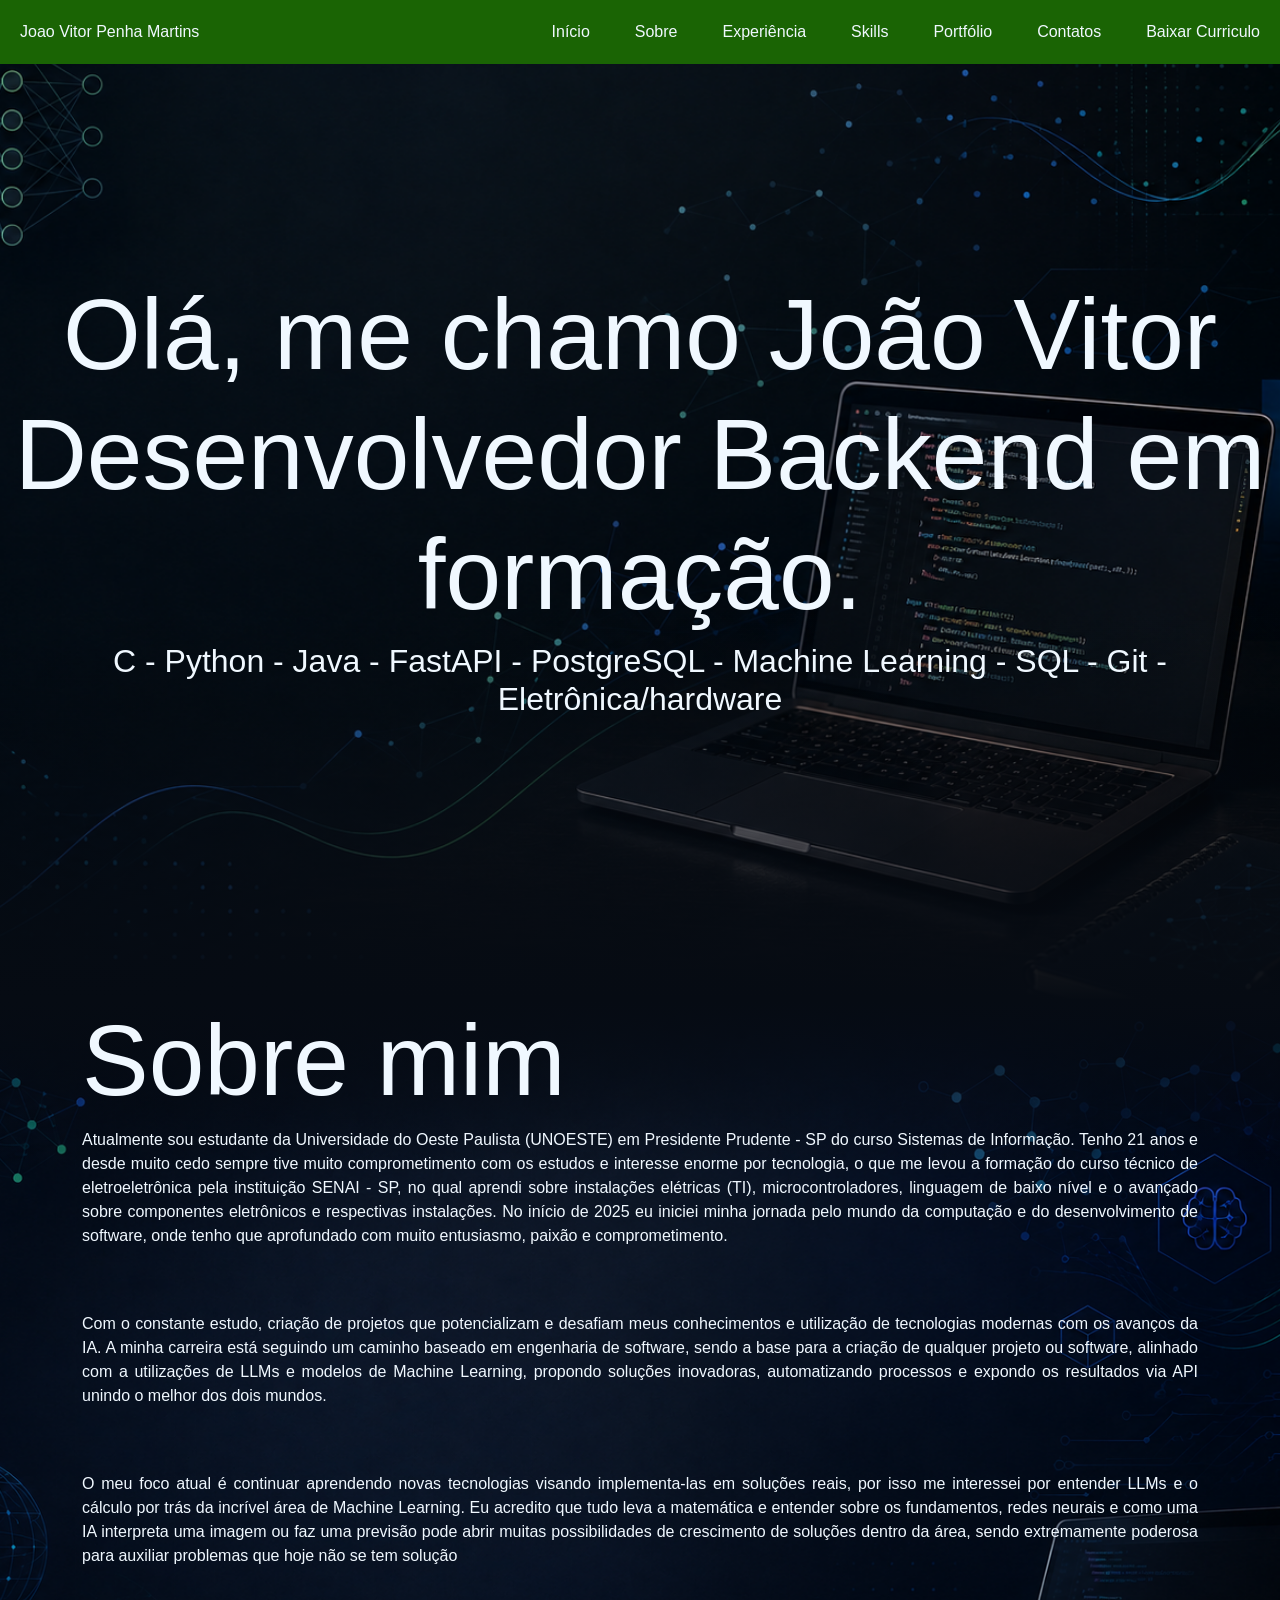
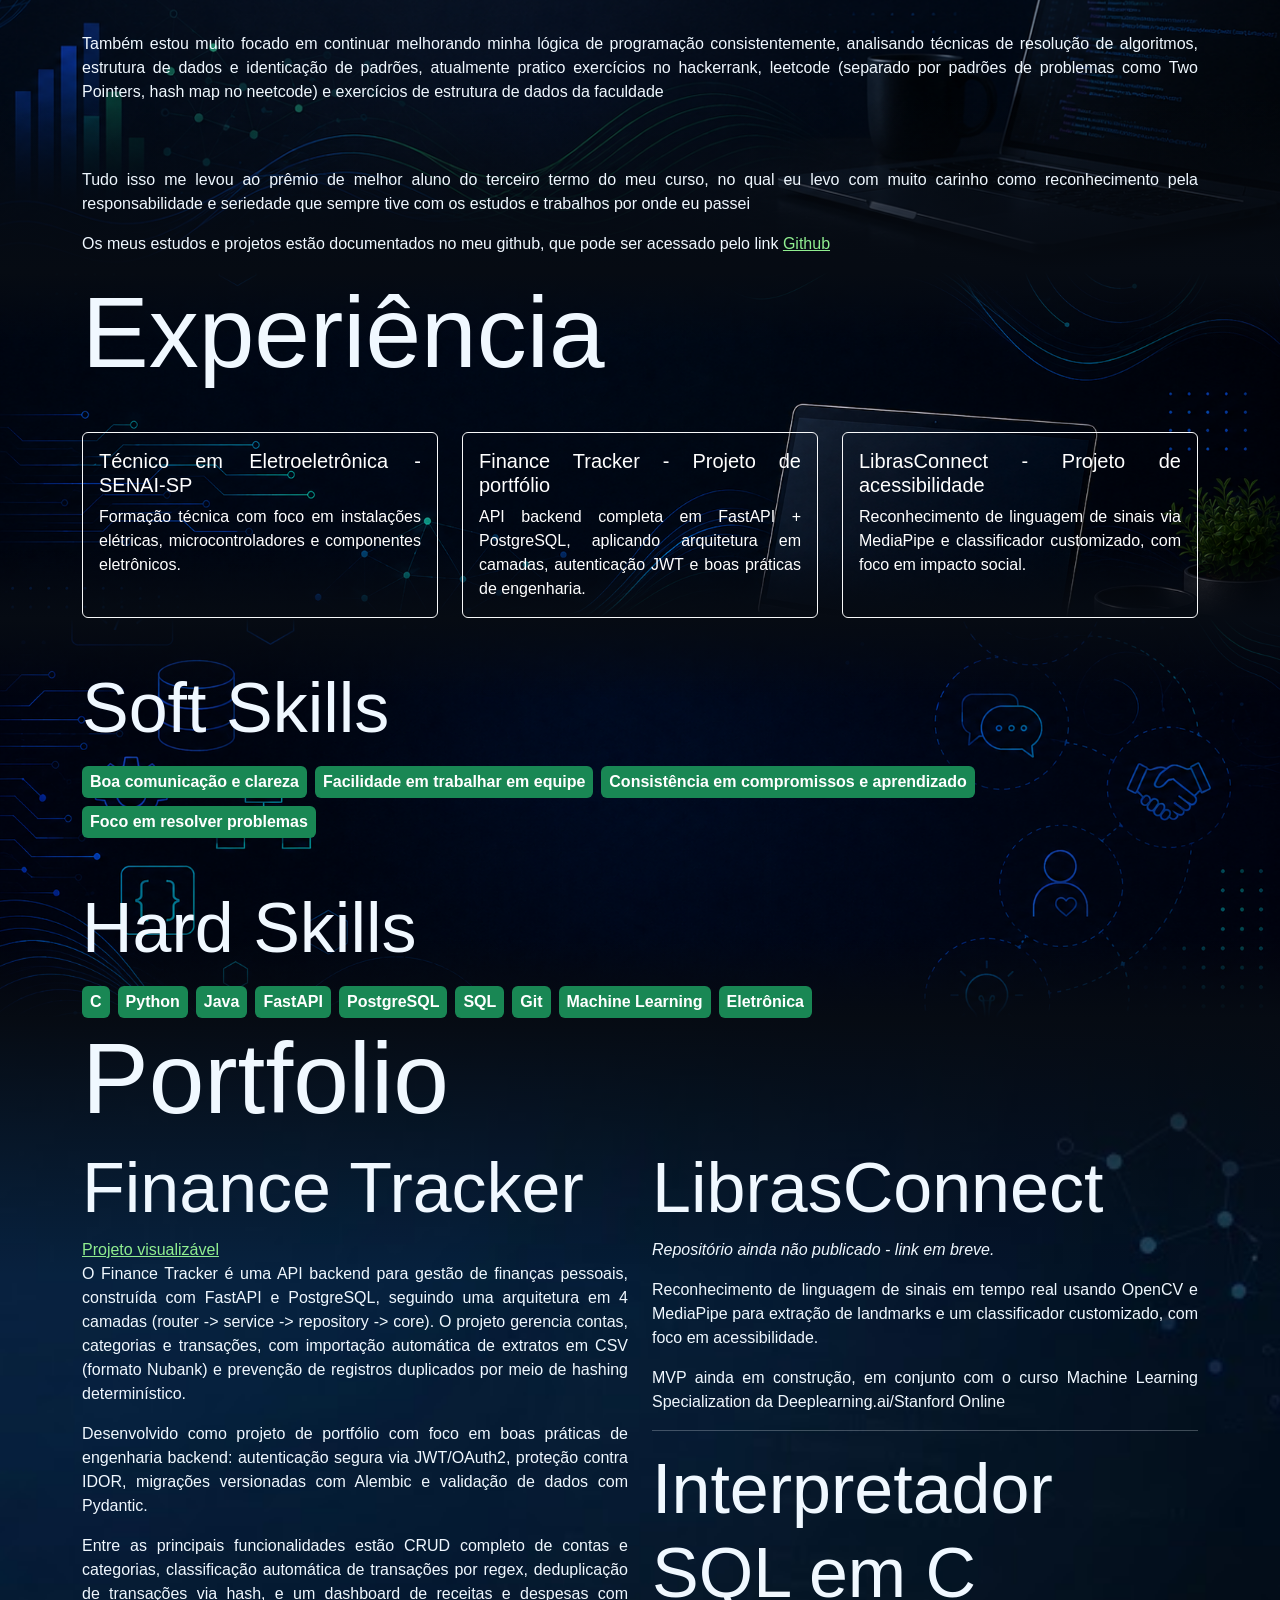
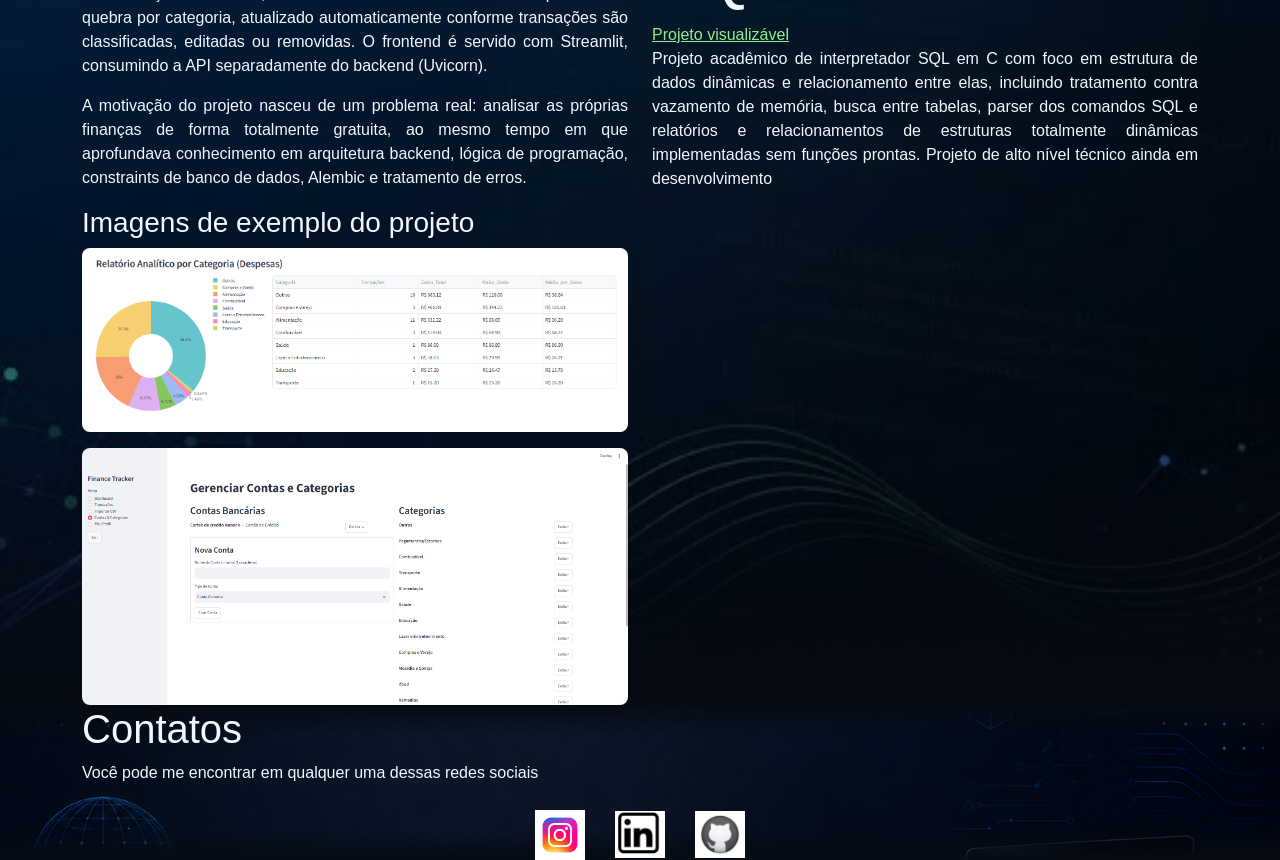
<file: Portfolio/index.html>
<!DOCTYPE html>
<html lang="en">
<head>
    <meta charset="UTF-8">
    <meta name="viewport" content="width=device-width, initial-scale=1.0">
    <link rel="stylesheet" href="https://cdn.jsdelivr.net/npm/bootstrap@5.3.8/dist/css/bootstrap.min.css">
    <link rel="stylesheet" href="style.css">
    <title>Portfolio Joao Vitor</title>
</head>
<body>
    <div class="divpai" id="inicio">
        <header>
            <div>
                Joao Vitor Penha Martins
            </div>
            <nav class="menu">
                <a href="#inicio">Início</a>
                <a href="#sobre">Sobre</a>
                <a href="#experiencia">Experiência</a>
                <a href="#skills">Skills</a>
                <a href="#portfolio">Portfólio</a>
                <a href="#contatos">Contatos</a>
                <a href="documentos/curriculo.pdf" download>Baixar Curriculo</a>
            </nav>
        </header>
        <div class="divmain">
            <h1 class="lgrande">Olá, me chamo João Vitor<br>Desenvolvedor Backend em formação.</h1>
            <h2>C - Python - Java - FastAPI - PostgreSQL - Machine Learning - SQL - Git - Eletrônica/hardware</h2>
        </div>
        <div id="sobre" class="divsobre">
            <div class="container">
                <h1 class="lgrande">Sobre mim</h1>
                <p>Atualmente sou estudante da Universidade do Oeste Paulista (UNOESTE) em Presidente Prudente - SP do curso Sistemas de Informação. Tenho 21 anos e desde muito cedo sempre tive muito comprometimento com os estudos e interesse enorme por tecnologia, o que me levou a formação do curso técnico de eletroeletrônica pela instituição SENAI - SP, no qual aprendi sobre instalações elétricas (TI), microcontroladores, linguagem de baixo nível e o avançado sobre componentes eletrônicos e respectivas instalações. No início de 2025 eu iniciei minha jornada pelo mundo da computação e do desenvolvimento de software, onde tenho que aprofundado com muito entusiasmo, paixão e comprometimento.</p> <br> <br>
                <p>Com o constante estudo, criação de projetos que potencializam e desafiam meus conhecimentos e utilização de tecnologias modernas com os avanços da IA. A minha carreira está seguindo um caminho baseado em engenharia de software, sendo a base para a criação de qualquer projeto ou software, alinhado com a utilizações de LLMs e modelos de Machine Learning, propondo soluções inovadoras, automatizando processos e expondo os resultados via API unindo o melhor dos dois mundos.</p> <br><br>

                <p>O meu foco atual é continuar aprendendo novas tecnologias visando implementa-las em soluções reais, por isso me interessei por entender LLMs e o cálculo por trás da incrível área de Machine Learning. Eu acredito que tudo leva a matemática e entender sobre os fundamentos, redes neurais e como uma IA interpreta uma imagem ou faz uma previsão pode abrir muitas possibilidades de crescimento de soluções dentro da área, sendo extremamente poderosa para auxiliar problemas que hoje não se tem solução</p><br><br>

                <p>Também estou muito focado em continuar melhorando minha lógica de programação consistentemente, analisando técnicas de resolução de algoritmos, estrutura de dados e identicação de padrões, atualmente pratico exercícios no hackerrank, leetcode (separado por padrões de problemas como Two Pointers, hash map no neetcode) e exercícios de estrutura de dados da faculdade</p><br><br>

                <p>Tudo isso me levou ao prêmio de melhor aluno do terceiro termo do meu curso, no qual eu levo com muito carinho como reconhecimento pela responsabilidade e seriedade que sempre tive com os estudos e trabalhos por onde eu passei</p>



                <p>Os meus estudos e projetos estão documentados no meu github, que pode ser acessado pelo link <a href="https://github.com/joaopenhamartins47-rgb">Github</a></p>
            </div>
        </div>
        <div id="experiencia" class="divexperiencia">
            <div class="container">
                <h1 class="lgrande">Experiência</h1>
                <div class="row g-4 mt-3">
                    <div class="col-md-4">
                        <div class="card h-100 bg-transparent text-white border-light">
                            <div class="card-body">
                                <h5 class="card-title">Técnico em Eletroeletrônica - SENAI-SP</h5>
                                <p class="card-text">Formação técnica com foco em instalações elétricas, microcontroladores e componentes eletrônicos.</p>
                            </div>
                        </div>
                    </div>
                    <div class="col-md-4">
                        <div class="card h-100 bg-transparent text-white border-light">
                            <div class="card-body">
                                <h5 class="card-title">Finance Tracker - Projeto de portfólio</h5>
                                <p class="card-text">API backend completa em FastAPI + PostgreSQL, aplicando arquitetura em camadas, autenticação JWT e boas práticas de engenharia.</p>
                            </div>
                        </div>
                    </div>
                    <div class="col-md-4">
                        <div class="card h-100 bg-transparent text-white border-light">
                            <div class="card-body">
                                <h5 class="card-title">LibrasConnect - Projeto de acessibilidade</h5>
                                <p class="card-text">Reconhecimento de linguagem de sinais via MediaPipe e classificador customizado, com foco em impacto social.</p>
                            </div>
                        </div>
                    </div>
                </div>
            </div>
        </div>
        <div class="divskills" id="skills">
            <div class="container mt-5">
                <h2 class="subtitulo">Soft Skills</h2>
                <div class="d-flex flex-wrap gap-2 mt-3">
                    <span class="badge bg-success fs-6 p-2">Boa comunicação e clareza</span>
                    <span class="badge bg-success fs-6 p-2">Facilidade em trabalhar em equipe</span>
                    <span class="badge bg-success fs-6 p-2">Consistência em compromissos e aprendizado</span>
                    <span class="badge bg-success fs-6 p-2">Foco em resolver problemas</span>

                </div>
            </div>
            <div class="container mt-5">
                <h2 class="subtitulo">Hard Skills</h2>
                <div class="d-flex flex-wrap gap-2 mt-3">
                    <span class="badge bg-success fs-6 p-2">C</span>
                    <span class="badge bg-success fs-6 p-2">Python</span>
                    <span class="badge bg-success fs-6 p-2">Java</span>
                    <span class="badge bg-success fs-6 p-2">FastAPI</span>
                    <span class="badge bg-success fs-6 p-2">PostgreSQL</span>
                    <span class="badge bg-success fs-6 p-2">SQL</span>
                    <span class="badge bg-success fs-6 p-2">Git</span>
                    <span class="badge bg-success fs-6 p-2">Machine Learning</span>
                    <span class="badge bg-success fs-6 p-2">Eletrônica</span>

                </div>
            </div>
        </div>
        
        <div id="portfolio" class="divport">
            <div class="container">
                <h1 class="lgrande">Portfolio</h1>
                <div class="row g-4">
                    <div class="col-md-6">
                        <h2 class="subtitulo">Finance Tracker</h2>
                        <a href="https://github.com/joaopenhamartins47-rgb/Finance-Tracker">Projeto visualizável</a><br>
                        <p>O Finance Tracker é uma API backend para gestão de finanças pessoais, construída com FastAPI e PostgreSQL, seguindo uma arquitetura em 4 camadas (router -> service -> repository -> core). O projeto gerencia contas, categorias e transações, com importação automática de extratos em CSV (formato Nubank) e prevenção de registros duplicados por meio de hashing determinístico.</p>
                        <p>Desenvolvido como projeto de portfólio com foco em boas práticas de engenharia backend: autenticação segura via JWT/OAuth2, proteção contra IDOR, migrações versionadas com Alembic e validação de dados com Pydantic.</p>
                        <p>Entre as principais funcionalidades estão CRUD completo de contas e categorias, classificação automática de transações por regex, deduplicação de transações via hash, e um dashboard de receitas e despesas com quebra por categoria, atualizado automaticamente conforme transações são classificadas, editadas ou removidas. O frontend é servido com Streamlit, consumindo a API separadamente do backend (Uvicorn).</p>
                        <p>A motivação do projeto nasceu de um problema real: analisar as próprias finanças de forma totalmente gratuita, ao mesmo tempo em que aprofundava conhecimento em arquitetura backend, lógica de programação, constraints de banco de dados, Alembic e tratamento de erros.</p>
                        <h3>Imagens de exemplo do projeto</h3>
                        <div class="image-column">
                            <img src="imagens/dash2.png" alt="categoriasimagem">
                            <img src="imagens/dash3.png" alt="transacoesimagem">
                        </div>
                    </div>
                    <div class="col-md-6">
                        <h2 class="subtitulo">LibrasConnect</h2>
                        <p><em>Repositório ainda não publicado - link em breve.</em></p>
                        <p>Reconhecimento de linguagem de sinais em tempo real usando OpenCV e MediaPipe para extração de landmarks e um classificador customizado, com foco em acessibilidade.</p>
                        <p>MVP ainda em construção, em conjunto com o curso Machine Learning Specialization da Deeplearning.ai/Stanford Online</p>
                        <hr>
                        <h2 class="subtitulo">Interpretador SQL em C</h2>
                        <a href="https://github.com/joaopenhamartins47-rgb/Interpretador-sql.git">Projeto visualizável</a><br>
                        <p>Projeto acadêmico de interpretador SQL em C com foco em estrutura de dados dinâmicas e relacionamento entre elas, incluindo tratamento contra vazamento de memória, busca entre tabelas, parser dos comandos SQL e relatórios e relacionamentos de estruturas totalmente dinâmicas implementadas sem funções prontas. Projeto de alto nível técnico ainda em desenvolvimento</p>

                    </div>
                    

                </div>
            </div>
        </div>
        <div id="contatos" class="divsobre">
            <div class="container">
                <h1 class="fs-1">Contatos</h1>
                <p>Você pode me encontrar em qualquer uma dessas redes sociais</p>
                <div class="image-row">
                    <a href="https://www.instagram.com/joao_penha17">
                        <img src="imagens/insta.avif" alt="imageminsta"></a>
                    <a href="https://www.linkedin.com/in/jo%C3%A3o-vitor-penha-martins-8173b53a4/">
                        <img src="imagens/linke.png" alt="imagemlinke"></a>
                    <a href="https://github.com/joaopenhamartins47-rgb">
                        <img src="imagens/github.jpg" alt="imagemgithub"></a>
                </div>
            </div>
        </div>
    </div>
</body>
</html>
</file>
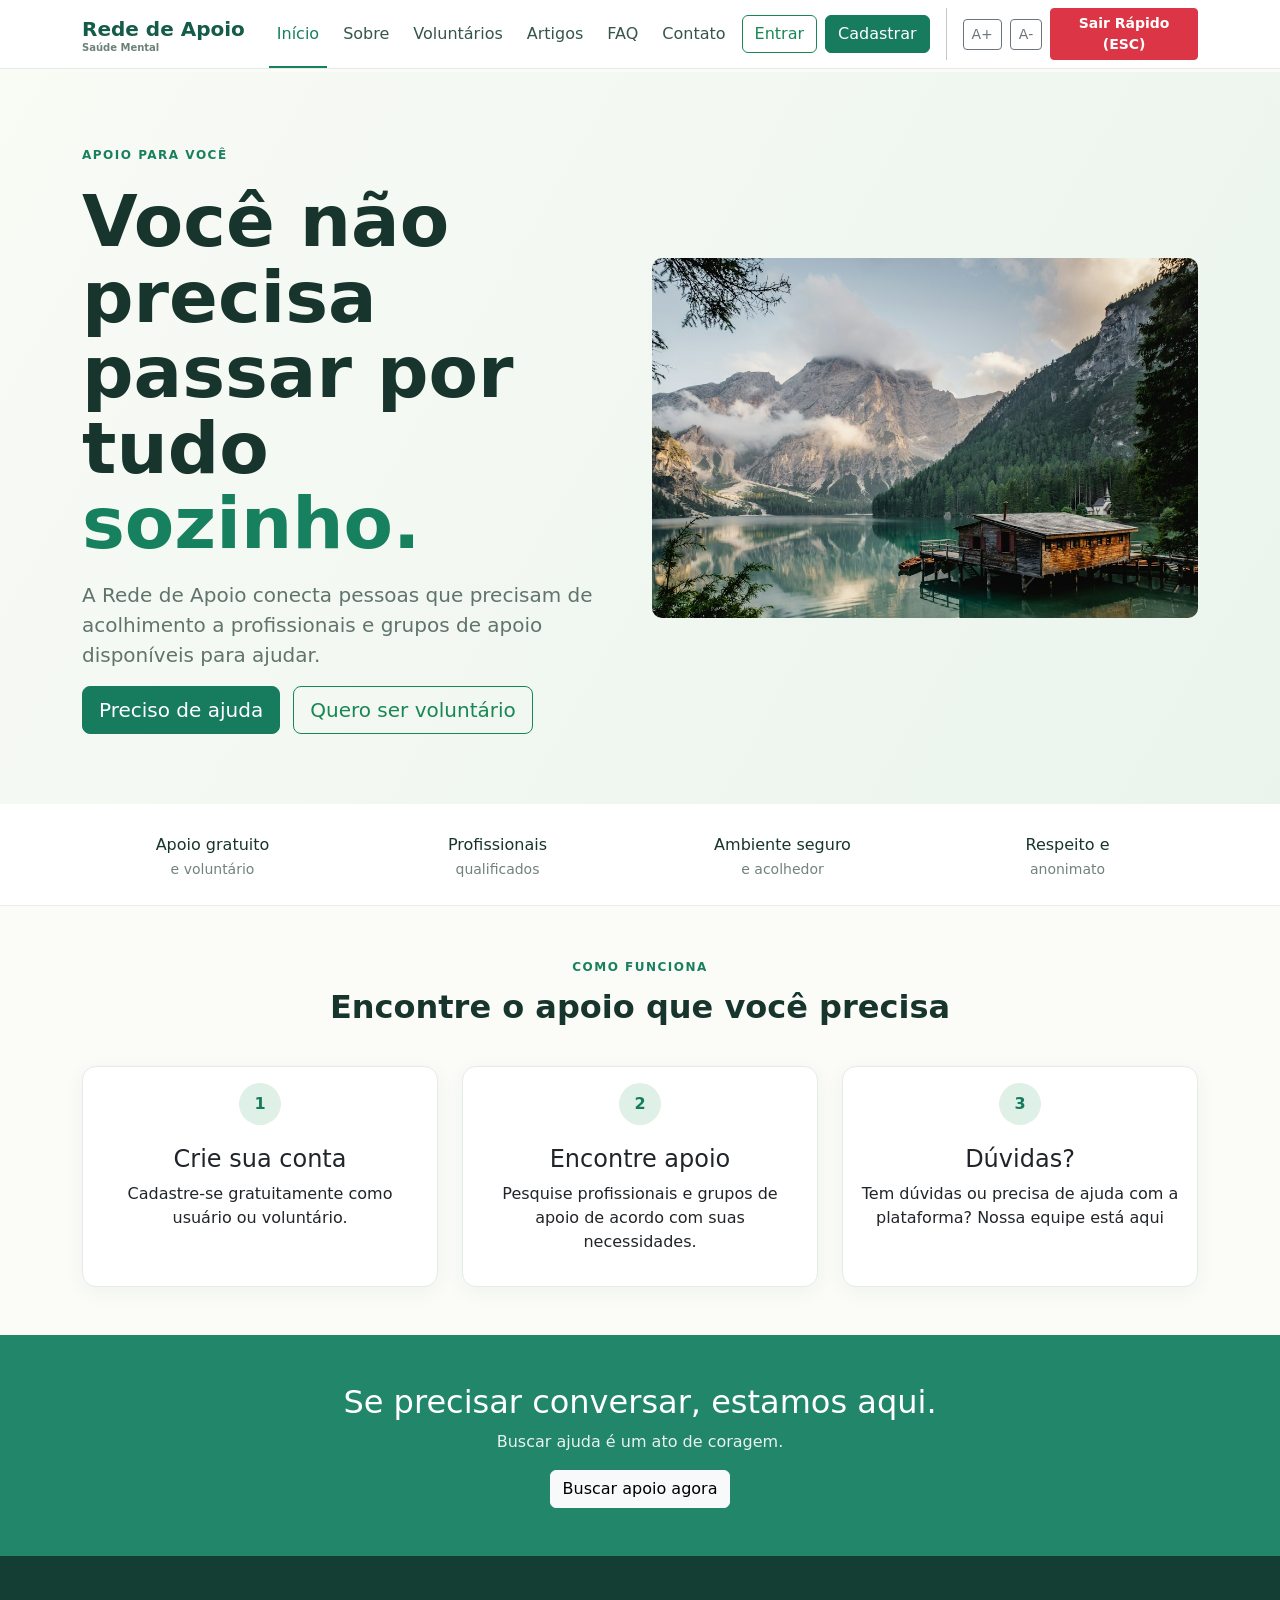
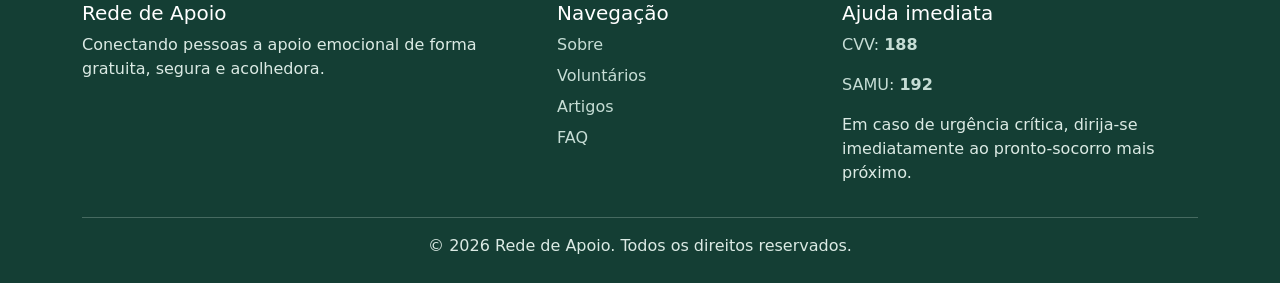
<file: 2 bimestre/TrabalhoDesenvolvimentoWeb (1)/web/index.html>
<!DOCTYPE html>
<html lang="pt-BR">
<head>
    <meta charset="UTF-8">
    <meta name="viewport" content="width=device-width, initial-scale=1.0">
    <title>Rede de Apoio | Saúde Mental</title>
    <link href="https://cdn.jsdelivr.net/npm/bootstrap@5.3.3/dist/css/bootstrap.min.css" rel="stylesheet">
    <link rel="stylesheet" href="css/style.css">
    <script src="js/funcoes.js"></script>
</head>
<body>
<nav class="navbar navbar-expand-lg fixed-top">
    <div class="container">
        <a class="navbar-brand fw-bold" href="index.html">
            Rede de Apoio
            <small>Saúde Mental</small>
        </a>
        <button class="navbar-toggler" data-bs-toggle="collapse" data-bs-target="#menu">
            <span class="navbar-toggler-icon"></span>
        </button>
        <div class="collapse navbar-collapse" id="menu">
            <ul class="navbar-nav ms-auto align-items-lg-center">
                <li><a class="nav-link active" href="index.html">Início</a></li>
                <li><a class="nav-link" href="sobre.html">Sobre</a></li>
                <li><a class="nav-link" href="voluntarios.html">Voluntários</a></li>
                <li><a class="nav-link" href="artigos.html">Artigos</a></li>
                <li><a class="nav-link" href="faq.html">FAQ</a></li>
                <li><a class="nav-link" href="contato.html">Contato</a></li>
                <li><a class="btn btn-outline-success ms-lg-2" href="login.html">Entrar</a></li>
                <li><a class="btn btn-success ms-lg-2" href="cadastro.html">Cadastrar</a></li>
            </ul>
            <div class="d-flex align-items-center gap-2 ms-lg-3 mt-3 mt-lg-0 border-start ps-lg-3 border-secondary-subtle">
                <button onclick="aumentarFonte()" class="btn btn-sm btn-outline-secondary" title="Aumentar Fonte">A+</button>
                <button onclick="diminuirFonte()" class="btn btn-sm btn-outline-secondary" title="Diminuir Fonte">A-</button>
                <button onclick="saidaRapida()" class="btn btn-sm btn-danger fw-bold">Sair Rápido (ESC)</button>
            </div>
        </div>
    </div>
</nav>
<header class="hero">
    <div class="container">
        <div class="row align-items-center">
            <div class="col-lg-6 fade-left">
                <span class="tag">APOIO PARA VOCÊ</span>
                <h1>
                    Você não precisa passar por tudo <span>sozinho.</span>
                </h1>
                <p class="lead">
                    A Rede de Apoio conecta pessoas que precisam de acolhimento a profissionais e grupos de apoio disponíveis para ajudar.
                </p>
                <a href="voluntarios.html" class="btn btn-success btn-lg me-2">Preciso de ajuda</a>
                <a href="login.html" class="btn btn-outline-success btn-lg">Quero ser voluntário</a>
            </div>
            <div class="col-lg-6 text-center mt-5 mt-lg-0 fade-right">
                <img src="img/capa.jpg" class="hero-photo" width="1000" height="700" alt="Paisagem com lago e montanhas">
            </div>
        </div>
    </div>
</header>
<section class="benefits py-4">
    <div class="container">
        <div class="row text-center g-4 fade-in">
            <div class="col-md-3">
                <p>Apoio gratuito<br><small>e voluntário</small></p>
            </div>
            <div class="col-md-3">
                <p>Profissionais<br><small>qualificados</small></p>
            </div>
            <div class="col-md-3">
                <p>Ambiente seguro<br><small>e acolhedor</small></p>
            </div>
            <div class="col-md-3">
                <p>Respeito e<br><small>anonimato</small></p>
            </div>
        </div>
    </div>
</section>
<section class="py-5">
    <div class="container text-center">
        <span class="tag fade-in">COMO FUNCIONA</span>
        <h2 class="section-title fade-bottom">Encontre o apoio que você precisa</h2>
        <div class="row g-4 mt-3 fade-up">
            <div class="col-md-4">
                <div class="card support-card h-100">
                    <a href="cadastro.html" class="card-body">
                        <div class="number">1</div>
                        <h4>Crie sua conta</h4>
                        <p>Cadastre-se gratuitamente como usuário ou voluntário.</p>
                    </a>
                </div>
            </div>
            <div class="col-md-4">
                <div class="card support-card h-100">
                    <a href="voluntarios.html" class="card-body">
                        <div class="number">2</div>
                        <h4>Encontre apoio</h4>
                        <p>Pesquise profissionais e grupos de apoio de acordo com suas necessidades.</p>
                    </a>
                </div>
            </div>
            <div class="col-md-4">
                <div class="card support-card h-100">
                    <a href="contato.html" class="card-body">
                        <div class="number">3</div>
                        <h4>Dúvidas?</h4>
                        <p>Tem dúvidas ou precisa de ajuda com a plataforma? Nossa equipe está aqui</p>
                    </a>
                </div>
            </div>
        </div>
    </div>
</section>
<section class="callout py-5">
    <div class="container text-center">
        <h2>Se precisar conversar, estamos aqui.</h2>
        <p>Buscar ajuda é um ato de coragem.</p>
        <a href="voluntarios.html" class="btn btn-light">Buscar apoio agora</a>
    </div>
</section>
<footer>
    <div class="container">
        <div class="row">
            <div class="col-md-5">
                <h5>Rede de Apoio</h5>
                <p>Conectando pessoas a apoio emocional de forma gratuita, segura e acolhedora.</p>
            </div>
            <div class="col-md-3">
                <h5>Navegação</h5>
                <a href="sobre.html">Sobre</a>
                <a href="voluntarios.html">Voluntários</a>
                <a href="artigos.html">Artigos</a>
                <a href="faq.html">FAQ</a>
            </div>
            <div class="col-md-4">
                <h5>Ajuda imediata</h5>
                <p><a href="https://cvv.org.br/" target="_blank" rel="noopener noreferrer">CVV: <strong>188</strong></a></p>
                <p><a href="https://www.gov.br/saude/pt-br/composicao/saes/samu-192" target="_blank" rel="noopener noreferrer">SAMU: <strong>192</strong></a></p>
                <p>Em caso de urgência crítica, dirija-se imediatamente ao pronto-socorro mais próximo.</p>
            </div>
        </div>
        <hr>
        <p class="text-center mb-0">© 2026 Rede de Apoio. Todos os direitos reservados.</p>
    </div>
</footer>
<script src="https://cdn.jsdelivr.net/npm/bootstrap@5.3.3/dist/js/bootstrap.bundle.min.js"></script>
</body>
</html>
</file>
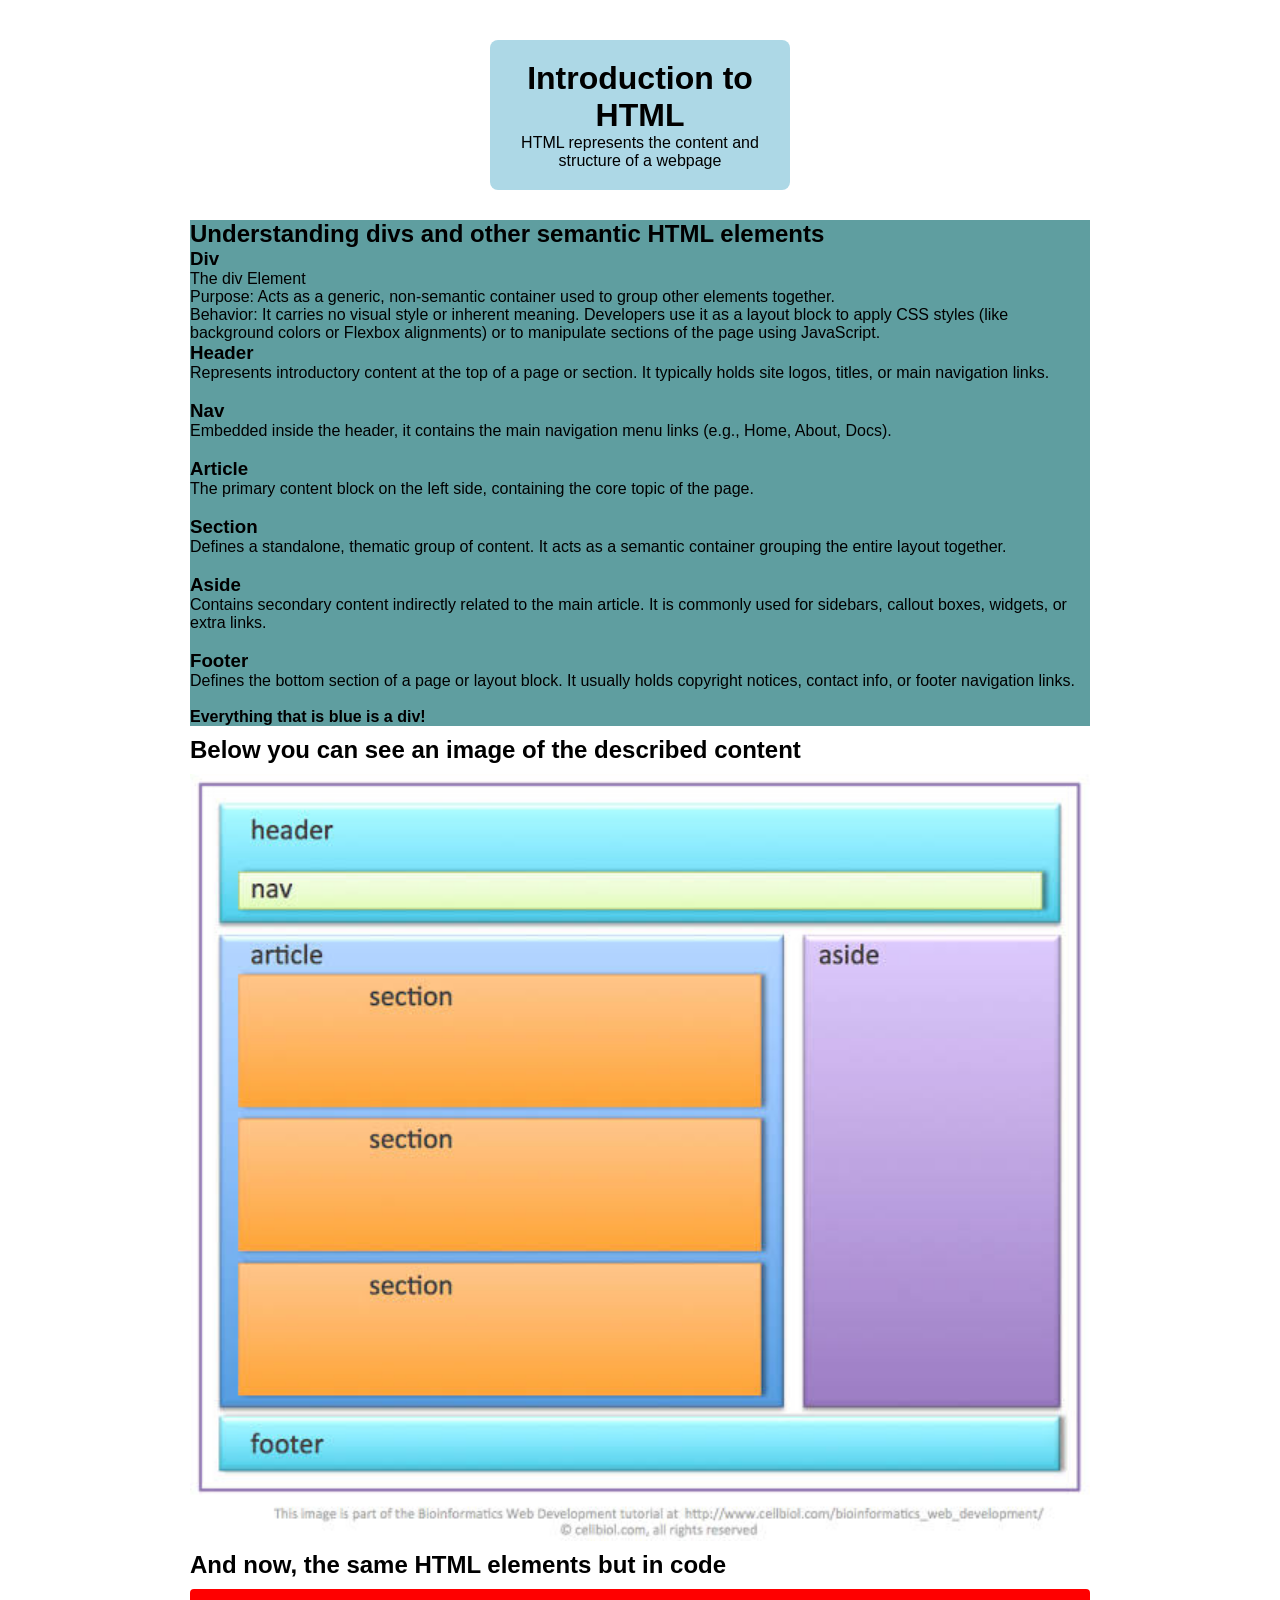
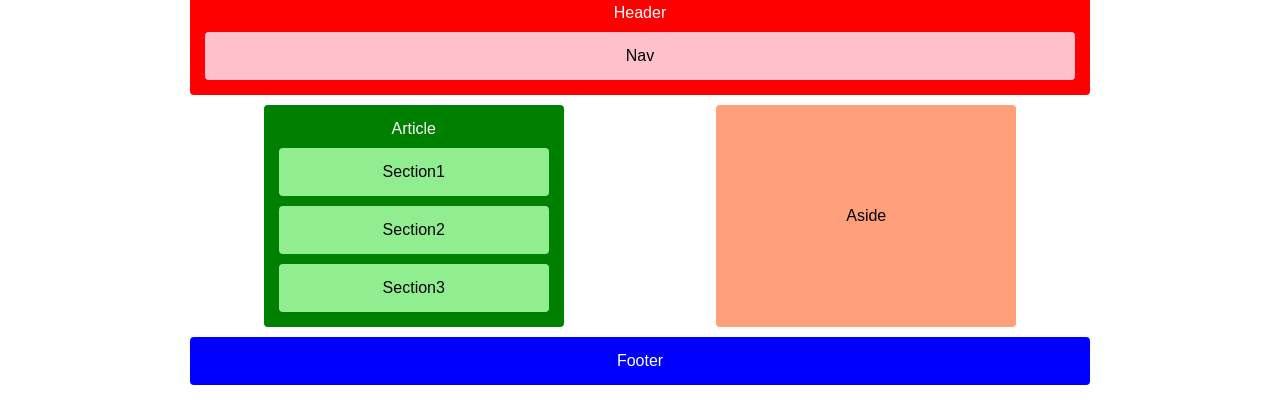
<file: revisao.html>
<!DOCTYPE html>
<html lang="en">
<head>
    <meta charset="UTF-8">
    <meta name="viewport" content="width=device-width, initial-scale=1.0">
    <link rel="stylesheet" href="estilo.css"> 
    <title>Testando</title>
</head>
<body>
    <div class="fundo">
        <h1>Introduction to HTML</h1>
        <p>HTML represents the content and structure of a webpage</p>
    </div>
    <div class="info">
        <h2>Understanding divs and other semantic HTML elements</h2>
        <h3>Div</h3>
        <p>The div Element <br>

        Purpose: Acts as a generic, non-semantic container used to group other elements together. <br>

        Behavior: It carries no visual style or inherent meaning. Developers use it as a layout block to apply CSS styles (like background colors or Flexbox alignments) or to manipulate sections of the page using JavaScript.</p>

        <h3>Header</h3>
        <p>Represents introductory content at the top of a page or section. It typically holds site logos, titles, or main navigation links.</p><br>

        <h3>Nav</h3>
        <p>Embedded inside the header, it contains the main navigation menu links (e.g., Home, About, Docs).</p><br>

        <h3>Article</h3>
        <p>The primary content block on the left side, containing the core topic of the page.</p><br>

        <h3>Section</h3>
        <p>Defines a standalone, thematic group of content. It acts as a semantic container grouping the entire layout together.</p><br>

        <h3>Aside</h3>
        <p>Contains secondary content indirectly related to the main article. It is commonly used for sidebars, callout boxes, widgets, or extra links.</p><br>

        <h3>Footer</h3>
        <p>Defines the bottom section of a page or layout block. It usually holds copyright notices, contact info, or footer navigation links.</p><br>

        <p class="bold">Everything that is  blue is a div!</p>

    </div>

    <h2>Below you can see an image of the described content</h2>
    <img src="header,nav,section.jpg" alt="Visual representation of the described content" />

    <h2>And now, the same HTML elements but in code</h2>
    <header>
        Header
        <nav>
            Nav
        </nav>
    </header>
    <div class="layout-principal">
        <article>
            Article
            <section>Section1</section>
            <section>Section2</section>
            <section>Section3</section>
        </article>

    <aside>Aside</aside>
    </div>
    
    <footer>Footer</footer>


</body>
</html>
</file>
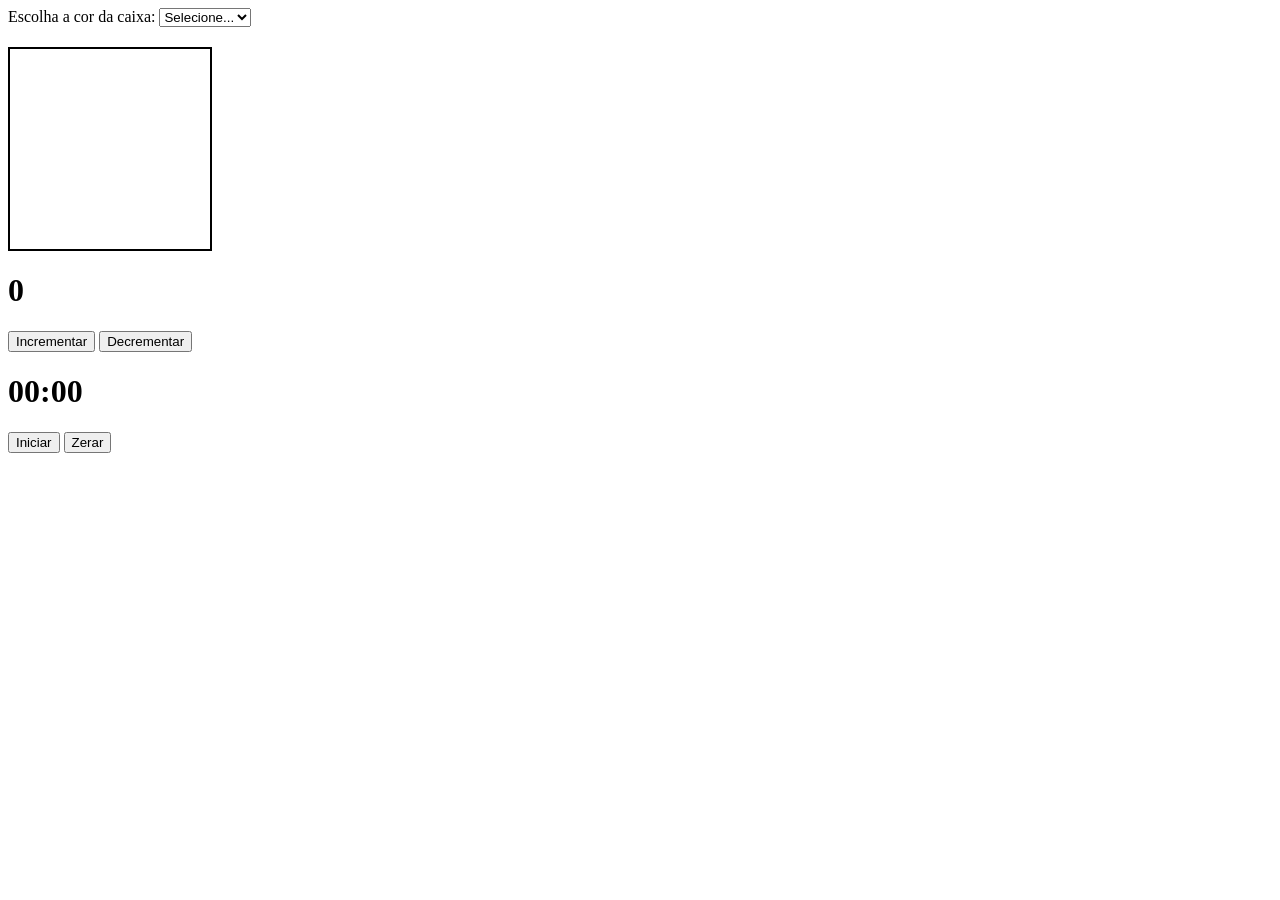
<file: 2 bimestre/exercicioshtml.html>
<!DOCTYPE html>
<html lang="pt-BR">
<head>
    <meta charset="UTF-8">
    <title>Exercício 1</title>
    <style>
        /* Estilo básico para a div ter um tamanho visível na tela */
        #minhaDiv {
            width: 200px;
            height: 200px;
            border: 2px solid black;
            margin-top: 20px;
            transition: background-color 0.3s; /* Deixa a troca de cor mais suave */
        }
    </style>
</head>
<body>

    <label for="seletorCor">Escolha a cor da caixa:</label>
    <!-- Os valores (value) das options estão em inglês para o CSS entender as cores nativamente -->
    <select id="seletorCor">
        <option value="white">Selecione...</option>
        <option value="blue">Azul</option>
        <option value="green">Verde</option>
        <option value="red">Vermelho</option>
        <option value="yellow">Amarelo</option>
    </select>

    <!-- A div que vai mudar de cor -->
    <div id="minhaDiv"></div>

    <script>
        // 1. Selecionamos o select e a div no HTML
        var seletor = document.querySelector("#seletorCor");
        var minhaDiv = document.querySelector("#minhaDiv");

        // 2. Adicionamos o evento 'change' (mudança) ao select
        seletor.addEventListener("change", function() {
            // 3. Pegamos o valor atual do select (seletor.value) 
            // e aplicamos na cor de fundo (backgroundColor) da div
            minhaDiv.style.backgroundColor = seletor.value;
        }, false);
    </script>



    <!--Exercicio 2-->
    <!-- Elemento que exibe o número inicial (0) -->
    <h1 id="visorNumero">0</h1>

    <!-- Botões para incrementar e decrementar -->
    <button id="btnIncrementar">Incrementar</button>
    <button id="btnDecrementar">Decrementar</button>

    <script>
        var numero = document.querySelector("#visorNumero");
        var num = parseInt(numero.innerHTML);

        var botao1 = document.querySelector("#btnIncrementar");
        var botao2 = document.querySelector("#btnDecrementar");


        function atualizar_cor()
        {
            if(num % 2 == 0)
            {
                numero.style.color = "blue";
            }   
            else
                numero.style.color = "green";
        }
        botao1.addEventListener("click", function(){
            num++;
            numero.innerHTML = num;
            atualizar_cor();
        });
        botao2.addEventListener("click", function(){
            if(num > 0)
            {
                num--;
            }
            numero.innerHTML = num;
            atualizar_cor();
        });
        
    </script>


    <!--Exercicio 3-->
    <!-- Exibição no formato 00:00 exigido na lista -->
    <h1 id="visorTempo">00:00</h1>
    <button id="btnIniciar">Iniciar</button>
    <button id="btnZerar">Zerar</button>
    <script>
        var visor = document.getElementById("visorTempo");
        var btnIniciar = document.getElementById("btnIniciar");
        var btnZerar = document.getElementById("btnZerar");
        var segundos = 0;
        var minutos = 0;
        var intervaloCronometro; // Variável para guardar o processo do setInterval

        function formatarTempo(min, seg) {
            var minFormatado = min < 10 ? "0" + min : min;
            var segFormatado = seg < 10 ? "0" + seg : seg;
            return minFormatado + ":" + segFormatado;
        }

        btnIniciar.addEventListener("click", function() {
            
            clearInterval(intervaloCronometro); 

            // Inicia a repetição e guarda a "chave" dela na variável
            intervaloCronometro = setInterval(function() {
                segundos++; 

                if (segundos === 60) { // Bateu 60 segundos, vira 1 minuto
                    segundos = 0;
                    minutos++;
                }

                // Atualiza a tela com os valores novos já formatados
                visor.innerHTML = formatarTempo(minutos, segundos); 
            }, 1000); // 1000 milissegundos de intervalo
        });

        btnZerar.addEventListener("click", function() {
            // 1. Para o processo de repetição na memória
            clearInterval(intervaloCronometro); 
            
            // 2. Zera a matemática
            segundos = 0; 
            minutos = 0;
            
            // 3. Zera o visual da tela
            visor.innerHTML = "00:00"; 
        });
    </script>
</body>
</html>
</file>
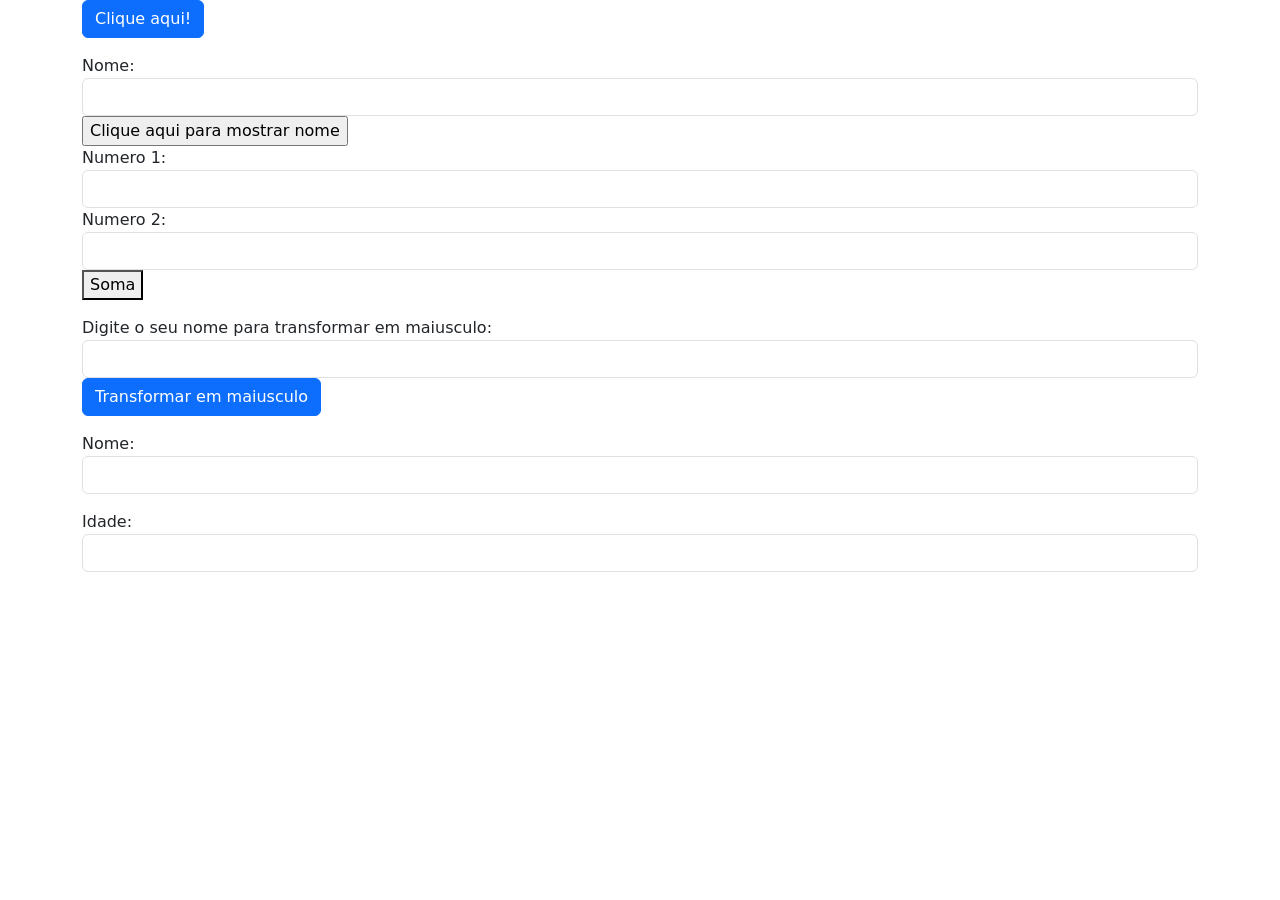
<file: exerciciosprova/jsinhtml.html>
<!DOCTYPE html>
<html lang="en">
<head>
    <meta charset="UTF-8">
    <meta name="viewport" content="width=device-width, initial-scale=1.0">
    <title>Document</title>
    <script src="https://cdn.jsdelivr.net/npm/bootstrap@5.3.8/dist/js/bootstrap.bundle.min.js" integrity="sha384-FKyoEForCGlyvwx9Hj09JcYn3nv7wiPVlz7YYwJrWVcXK/BmnVDxM+D2scQbITxI" crossorigin="anonymous"></script>
    <link href="https://cdn.jsdelivr.net/npm/bootstrap@5.3.8/dist/css/bootstrap.min.css" rel="stylesheet">
    <script type="text/javascript">
        function exibir_mensagem()
        {
            alert("Ola mundo!");
        }
        function cumprimento(nome)
        {
            document.writeln('<h2> Ola ' + nome + '!');
        }
        function soma(a, b)
        {
            let num = parseInt(a);
            let num2 = parseInt(b);
            document.writeln('<h2>A soma de ' + num + '+' + num2 + '=' + (num+num2) + '</h2>');
        }
        function maiusculo(nome)
        {
            let maius = nome.toUpperCase();
            document.write('<h1> ' + maius + '! </h1>')
        }
        function mostrarFoco() {
            document.getElementById('mensagemStatus').textContent = 'Você está preenchendo o nome';
        }
        function mostrarBlur() {
            document.getElementById('mensagemStatus').textContent = 'Você saiu do campo';
        }
        function mostrarChange() {
            document.getElementById('mensagemStatus').textContent = 'Você saiu do campo e alterou o valor';
        }

    </script>

</head>
<body>
    <div class="container">
        <button class="btn btn-primary" onclick="exibir_mensagem()">Clique aqui!</button>
    </div>
    <div class="container mt-3">
        <label for="mnome">Nome: </label>
        <input type="text" id="mnome" class="form-control">
        <input type="submit" value="Clique aqui para mostrar nome" onclick="cumprimento(document.getElementById('mnome').value)">
    </div>
    <div class="container">
        <label for="num1">Numero 1: </label>
        <input type="text" id="num1" class="form-control" name="num"> 
        <label for="num2">Numero 2: </label>
        <input type="text" id="num2" class="form-control" name="num2">
        <button onclick="soma(document.getElementById('num1').value, getElementById('num2').value)">Soma</button> 
    </div>
    <div class="container mt-3">
        <label for="nome">Digite o seu nome para transformar em maiusculo: </label>
        <input type="text" id="nome" class="form-control">
        <button class="btn btn-primary" onclick="maiusculo(document.getElementById('nome').value)">Transformar em maiusculo</button>
    </div>
    <div class="container mt-3">
        <label for="nomeCampo">Nome:</label>
        <input type="text" id="nomeCampo" class="form-control"
            onfocus="mostrarFoco()" onblur="mostrarBlur()">
        <p id="mensagemStatus"></p>
    </div>
    <div class="container mt-3">
        <label for="nomeCampo">Idade:</label>
        <input type="text" id="id_idade" class="form-control"
            onfocus="mostrarFoco()" onchange="mostrarChange()">
        <p id="mensagemStatus"></p>
    </div>

    
    
</body>
</html>
</file>
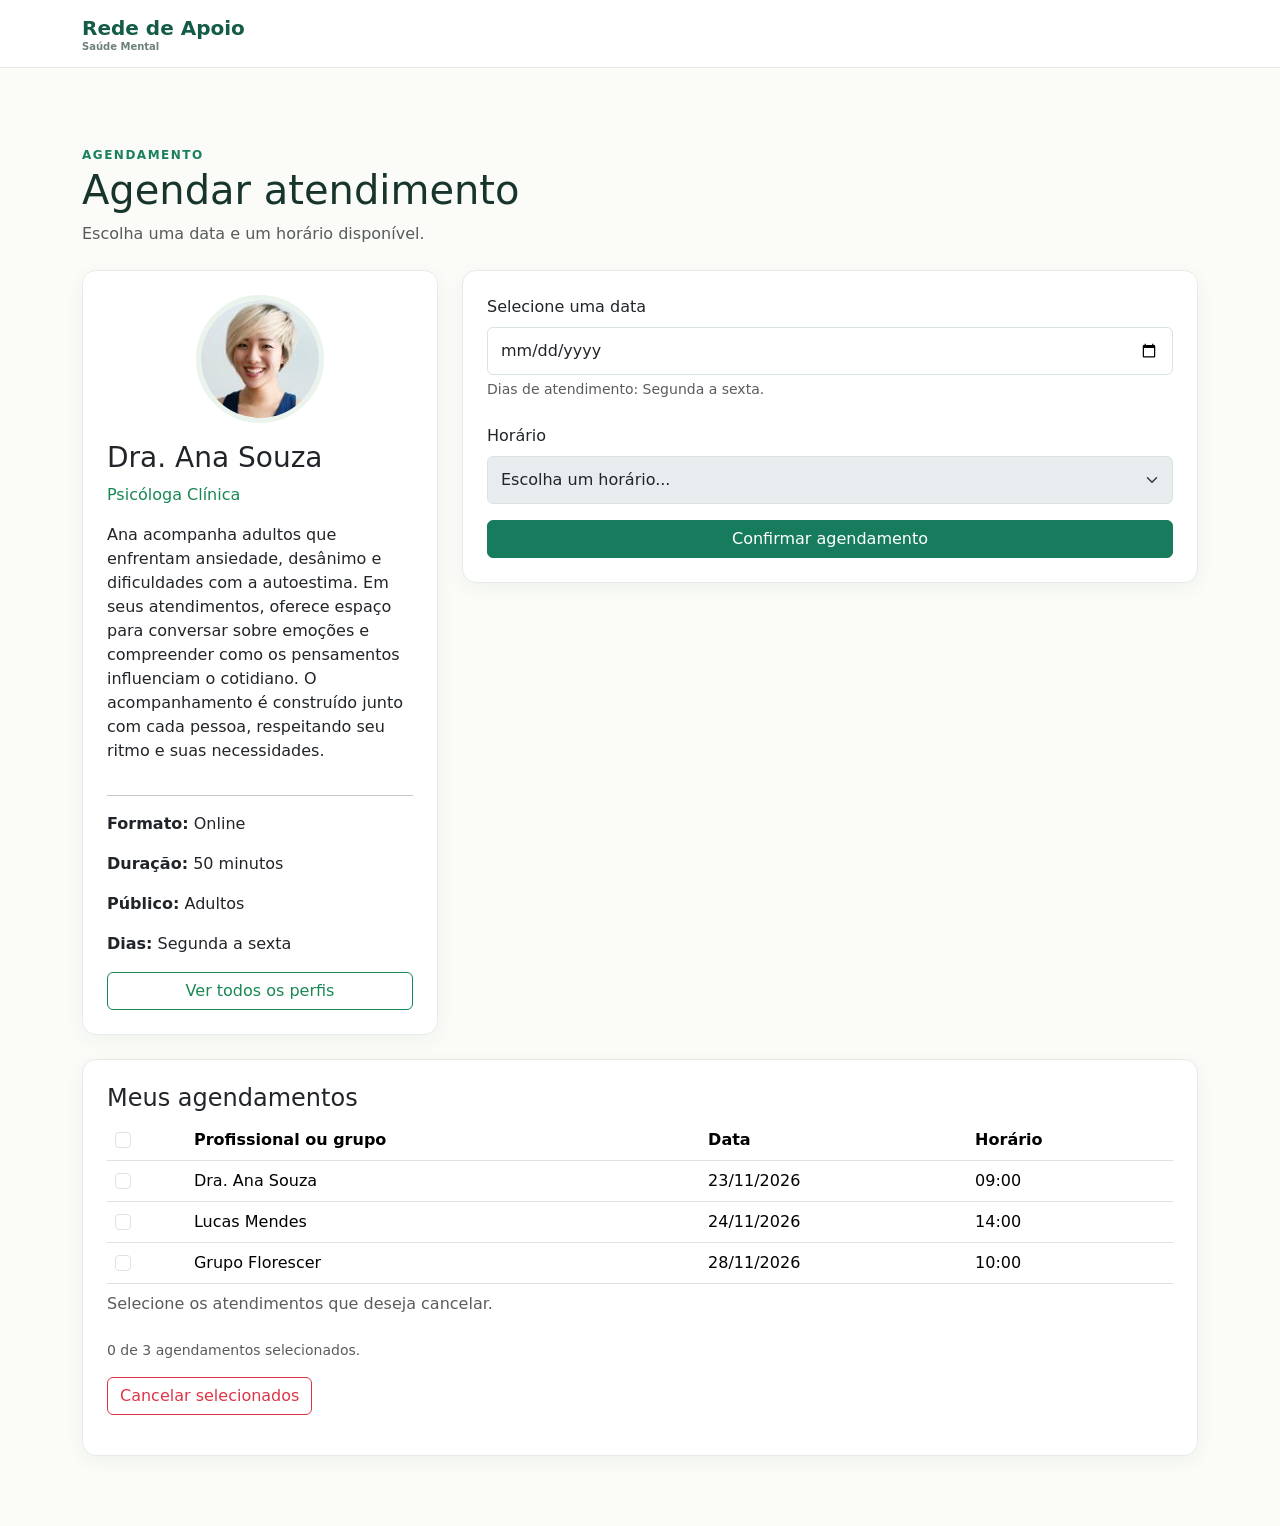
<file: 2 bimestre/TrabalhoDesenvolvimentoWeb (1)/web/agendamento.html>
<!DOCTYPE html>
<html lang="pt-BR">
	<head>
		<meta charset="UTF-8">
		<meta name="viewport" content="width=device-width, initial-scale=1.0">
		<title>Agendamento | Rede de Apoio</title>
		<link href="https://cdn.jsdelivr.net/npm/bootstrap@5.3.3/dist/css/bootstrap.min.css" rel="stylesheet">
		<link rel="stylesheet" href="css/style.css">
		<script src="js/funcoes.js"></script>
	</head>
	<body onload="carregarProfissional()">
		<nav class="navbar navbar-expand-lg fixed-top">
			<div class="container">
				<a class="navbar-brand fw-bold" href="index.html">
					Rede de Apoio <small>Saúde Mental</small>
				</a>
			</div>
		</nav>
		<main class="page">
			<div class="container">
				<div class="mb-4">
					<span class="tag">AGENDAMENTO</span>
					<h1>Agendar atendimento</h1>
					<p class="text-muted">Escolha uma data e um horário disponível.</p>
				</div>
				<div class="row g-4">
					<div class="col-lg-4">
						<div class="card p-4 h-100">
							<img src="img/profissionais/ana.jpg" id="fotoProf" class="professional-photo" width="128" height="128" alt="Foto ilustrativa do perfil de Dra. Ana Souza">
							<h3 id="nomeProf">Dra. Ana Souza</h3>
							<p class="text-success" id="tipoProf">Psicóloga Clínica</p>
							<p id="descProf">Ana acompanha adultos que enfrentam ansiedade, desânimo e dificuldades com a autoestima. Em seus atendimentos, oferece espaço para conversar sobre emoções e compreender como os pensamentos influenciam o cotidiano. O acompanhamento é construído junto com cada pessoa, respeitando seu ritmo e suas necessidades.</p>
							<hr>
							<p><strong>Formato:</strong> Online</p>
							<p><strong>Duração:</strong> <span id="duracaoProf">50 minutos</span></p>
                            <p><strong>Público:</strong> <span id="publicoProf">Adultos</span></p>
                            <p><strong>Dias:</strong> <span id="diasProf">Segunda a sexta</span></p>
                            <a href="voluntarios.html" class="btn btn-outline-success mt-auto">Ver todos os perfis</a>
						</div>
					</div>
					<div class="col-lg-8">
						<div class="card p-4">
							<div id="areaComprovante"></div>
							<form novalidate id="formAgendamento" onsubmit="realizarAgendamento(event)">
								<input type="hidden" id="escolhaProfissional" value="Dra. Ana Souza">
								<label for="dataAgendamento" class="form-label">Selecione uma data</label>
								<input type="date" class="form-control" id="dataAgendamento" required onchange="atualizarHorariosConsulta()" aria-describedby="ajudaData erroAgendamento">
                                <div class="invalid-feedback">Escolha um dia disponível para este atendimento.</div>
                                <p id="ajudaData" class="form-text mb-4"></p>
								<label for="horarioAgendamento" class="form-label">Horário</label>
								<select id="horarioAgendamento" class="form-select" required disabled><option value="">Escolha um horário...</option></select>
                                <div class="invalid-feedback">Escolha um horário futuro disponível.</div>
                                <p id="erroAgendamento" class="text-danger mt-3" role="status" aria-live="polite"></p>
								<button type="submit" class="btn btn-success w-100">Confirmar agendamento</button>
							</form>
						</div>
					</div>
				</div>
                <section class="card p-4 mt-4" aria-labelledby="tituloAgendamentos">
                    <h2 id="tituloAgendamentos" class="h4">Meus agendamentos</h2>
                    <div class="table-responsive">
                        <table class="table align-middle">
                            <caption>Selecione os atendimentos que deseja cancelar.</caption>
                            <thead><tr>
                                <th scope="col"><input type="checkbox" id="selecionarTodos" class="form-check-input" aria-label="Selecionar todos os agendamentos" onchange="selecionarAgendamentos()"></th>
                                <th scope="col">Profissional ou grupo</th>
                                <th scope="col">Data</th>
                                <th scope="col">Horário</th>
                            </tr></thead>
                            <tbody id="corpoAgendamentos"></tbody>
                        </table>
                    </div>
                    <p id="semAgendamentos" hidden>Você não possui agendamentos.</p>
                    <p id="resumoSelecao" class="small text-muted" role="status"></p>
                    <div><button type="button" class="btn btn-outline-danger" onclick="excluirAgendamentos()">Cancelar selecionados</button></div>
                    <p id="mensagemTabela" class="mt-3 mb-0" role="status" aria-live="polite"></p>
                </section>
			</div>
		</main>
		<script src="https://cdn.jsdelivr.net/npm/bootstrap@5.3.3/dist/js/bootstrap.bundle.min.js"></script>
	</body>
</html>
</file>
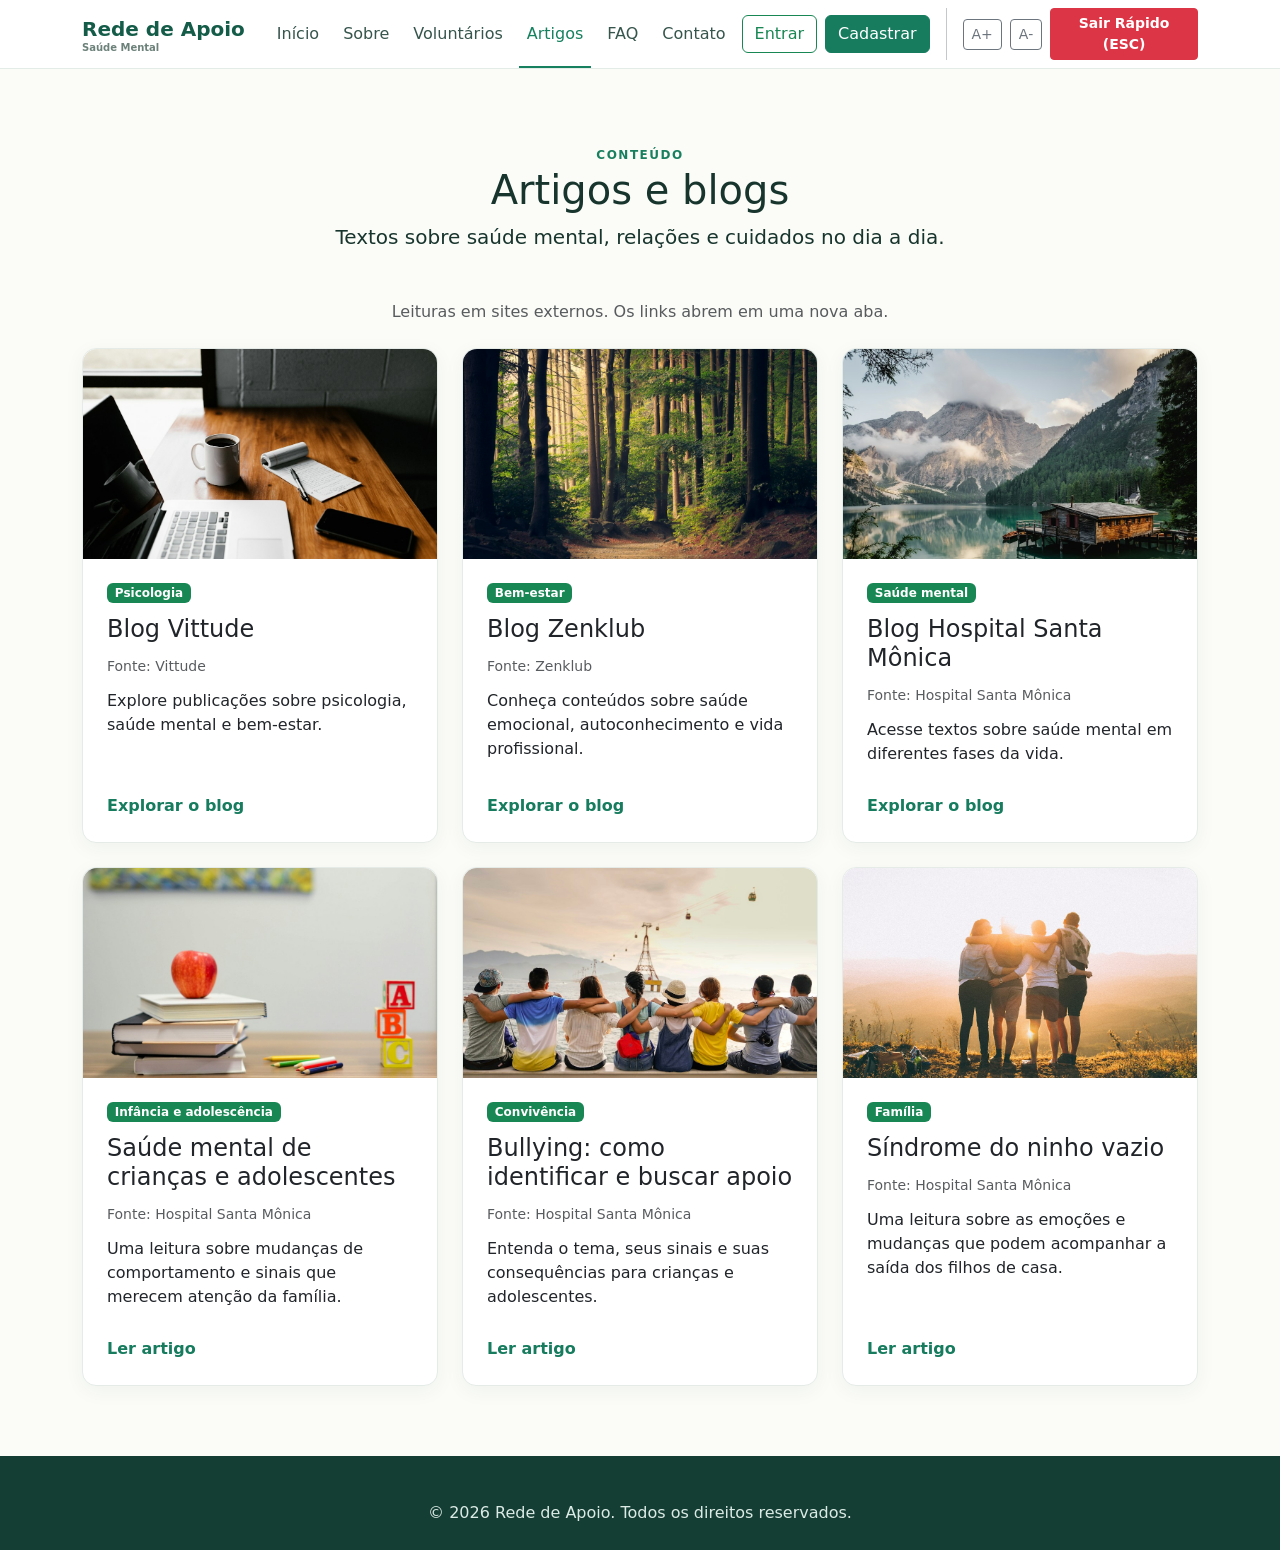
<file: 2 bimestre/TrabalhoDesenvolvimentoWeb (1)/web/artigos.html>
<!DOCTYPE html>
<html lang="pt-BR">
<head>
    <meta charset="UTF-8">
    <meta name="viewport" content="width=device-width, initial-scale=1.0">
    <title>Artigos | Rede de Apoio</title>
    <link href="https://cdn.jsdelivr.net/npm/bootstrap@5.3.3/dist/css/bootstrap.min.css" rel="stylesheet">
    <link rel="stylesheet" href="css/style.css">
    <script src="js/funcoes.js"></script>
</head>
<body>
    <nav class="navbar navbar-expand-lg fixed-top">
        <div class="container">
            <a class="navbar-brand fw-bold" href="index.html">
                Rede de Apoio
                <small>Saúde Mental</small>
            </a>
            <button class="navbar-toggler" data-bs-toggle="collapse" data-bs-target="#menu">
                <span class="navbar-toggler-icon"></span>
            </button>
            <div class="collapse navbar-collapse" id="menu">
                <ul class="navbar-nav ms-auto align-items-lg-center">
                    <li><a class="nav-link" href="index.html">Início</a></li>
                    <li><a class="nav-link" href="sobre.html">Sobre</a></li>
                    <li><a class="nav-link" href="voluntarios.html">Voluntários</a></li>
                    <li><a class="nav-link active" href="artigos.html">Artigos</a></li>
                    <li><a class="nav-link" href="faq.html">FAQ</a></li>
                    <li><a class="nav-link" href="contato.html">Contato</a></li>
                    <li><a class="btn btn-outline-success ms-lg-2" href="login.html">Entrar</a></li>
                    <li><a class="btn btn-success ms-lg-2" href="cadastro.html">Cadastrar</a></li>
                </ul>
                <div class="d-flex align-items-center gap-2 ms-lg-3 mt-3 mt-lg-0 border-start ps-lg-3 border-secondary-subtle">
                    <button onclick="aumentarFonte()" class="btn btn-sm btn-outline-secondary" title="Aumentar Fonte">A+</button>
                    <button onclick="diminuirFonte()" class="btn btn-sm btn-outline-secondary" title="Diminuir Fonte">A-</button>
                    <button onclick="saidaRapida()" class="btn btn-sm btn-danger fw-bold">Sair Rápido (ESC)</button>
                </div>
            </div>
        </div>
    </nav>
    <main class="page">
        <div class="container">
            <div class="text-center mb-5 fade-bottom"><span class="tag">CONTEÚDO</span>
                <h1>Artigos e blogs</h1>
                <p class="lead">Textos sobre saúde mental, relações e cuidados no dia a dia.</p>
            </div>
            <p class="text-center text-muted mb-4">Leituras em sites externos. Os links abrem em uma nova aba.</p>
            <div class="row g-4 fade-up">
                <div class="col-md-6 col-lg-4">
                    <article class="card article-card h-100">
                        <img src="img/artigos/psicologia.jpg" class="article-image" alt="Mesa com caderno, computador e uma xícara" width="1000" height="600" loading="lazy">
                        <div class="card-body p-4">
                            <span class="badge text-bg-success">Psicologia</span>
                            <h2 class="h4 mb-0">Blog Vittude</h2>
                            <p class="small text-muted mb-0">Fonte: Vittude</p>
                            <p>Explore publicações sobre psicologia, saúde mental e bem-estar.</p>
                            <a href="https://vittude.com/blog/tag/saude-mental/" target="_blank" rel="noopener noreferrer" aria-label="Explorar o blog: Blog Vittude (abre em nova aba)">Explorar o blog</a>
                        </div>
                    </article>
                </div>
                <div class="col-md-6 col-lg-4">
                    <article class="card article-card h-100">
                        <img src="img/artigos/bem-estar.jpg" class="article-image" alt="Caminho entre árvores em uma floresta" width="1000" height="600" loading="lazy">
                        <div class="card-body p-4">
                            <span class="badge text-bg-success">Bem-estar</span>
                            <h2 class="h4 mb-0">Blog Zenklub</h2>
                            <p class="small text-muted mb-0">Fonte: Zenklub</p>
                            <p>Conheça conteúdos sobre saúde emocional, autoconhecimento e vida profissional.</p>
                            <a href="https://zenklub.com.br/blog/" target="_blank" rel="noopener noreferrer" aria-label="Explorar o blog: Blog Zenklub (abre em nova aba)">Explorar o blog</a>
                        </div>
                    </article>
                </div>
                <div class="col-md-6 col-lg-4">
                    <article class="card article-card h-100">
                        <img src="img/artigos/saude-mental.jpg" class="article-image" alt="Paisagem natural com lago e montanhas" width="1000" height="600" loading="lazy">
                        <div class="card-body p-4">
                            <span class="badge text-bg-success">Saúde mental</span>
                            <h2 class="h4 mb-0">Blog Hospital Santa Mônica</h2>
                            <p class="small text-muted mb-0">Fonte: Hospital Santa Mônica</p>
                            <p>Acesse textos sobre saúde mental em diferentes fases da vida.</p>
                            <a href="https://hospitalsantamonica.com.br/blog/" target="_blank" rel="noopener noreferrer" aria-label="Explorar o blog: Blog Hospital Santa Mônica (abre em nova aba)">Explorar o blog</a>
                        </div>
                    </article>
                </div>
                <div class="col-md-6 col-lg-4">
                    <article class="card article-card h-100">
                        <img src="img/artigos/infancia.jpg" class="article-image" alt="Livros e blocos de letras sobre uma mesa" width="1000" height="600" loading="lazy">
                        <div class="card-body p-4">
                            <span class="badge text-bg-success">Infância e adolescência</span>
                            <h2 class="h4 mb-0">Saúde mental de crianças e adolescentes</h2>
                            <p class="small text-muted mb-0">Fonte: Hospital Santa Mônica</p>
                            <p>Uma leitura sobre mudanças de comportamento e sinais que merecem atenção da família.</p>
                            <a href="https://hospitalsantamonica.com.br/saude-mental-infantil-adolescente-sinais/" target="_blank" rel="noopener noreferrer" aria-label="Ler artigo: Saúde mental de crianças e adolescentes (abre em nova aba)">Ler artigo</a>
                        </div>
                    </article>
                </div>
                <div class="col-md-6 col-lg-4">
                    <article class="card article-card h-100">
                        <img src="img/artigos/convivencia.jpg" class="article-image" alt="Pessoas sentadas lado a lado, abraçadas" width="1000" height="600" loading="lazy">
                        <div class="card-body p-4">
                            <span class="badge text-bg-success">Convivência</span>
                            <h2 class="h4 mb-0">Bullying: como identificar e buscar apoio</h2>
                            <p class="small text-muted mb-0">Fonte: Hospital Santa Mônica</p>
                            <p>Entenda o tema, seus sinais e suas consequências para crianças e adolescentes.</p>
                            <a href="https://hospitalsantamonica.com.br/bullying-como-identificar-sinais-consequencias-tratamento/" target="_blank" rel="noopener noreferrer" aria-label="Ler artigo: Bullying: como identificar e buscar apoio (abre em nova aba)">Ler artigo</a>
                        </div>
                    </article>
                </div>
                <div class="col-md-6 col-lg-4">
                    <article class="card article-card h-100">
                        <img src="img/artigos/familia.jpg" class="article-image" alt="Pessoas reunidas ao ar livre ao pôr do sol" width="1000" height="600" loading="lazy">
                        <div class="card-body p-4">
                            <span class="badge text-bg-success">Família</span>
                            <h2 class="h4 mb-0">Síndrome do ninho vazio</h2>
                            <p class="small text-muted mb-0">Fonte: Hospital Santa Mônica</p>
                            <p>Uma leitura sobre as emoções e mudanças que podem acompanhar a saída dos filhos de casa.</p>
                            <a href="https://hospitalsantamonica.com.br/sindrome-do-ninho-vazio/" target="_blank" rel="noopener noreferrer" aria-label="Ler artigo: Síndrome do ninho vazio (abre em nova aba)">Ler artigo</a>
                        </div>
                    </article>
                </div>
            </div>
        </div>
    </main>
    <footer class="alt-footer">
        <div class="container text-center">
            <p class="mb-0">© 2026 Rede de Apoio. Todos os direitos reservados.</p>
        </div>
    </footer>
<script src="https://cdn.jsdelivr.net/npm/bootstrap@5.3.3/dist/js/bootstrap.bundle.min.js"></script>
</body>
</html>
</file>
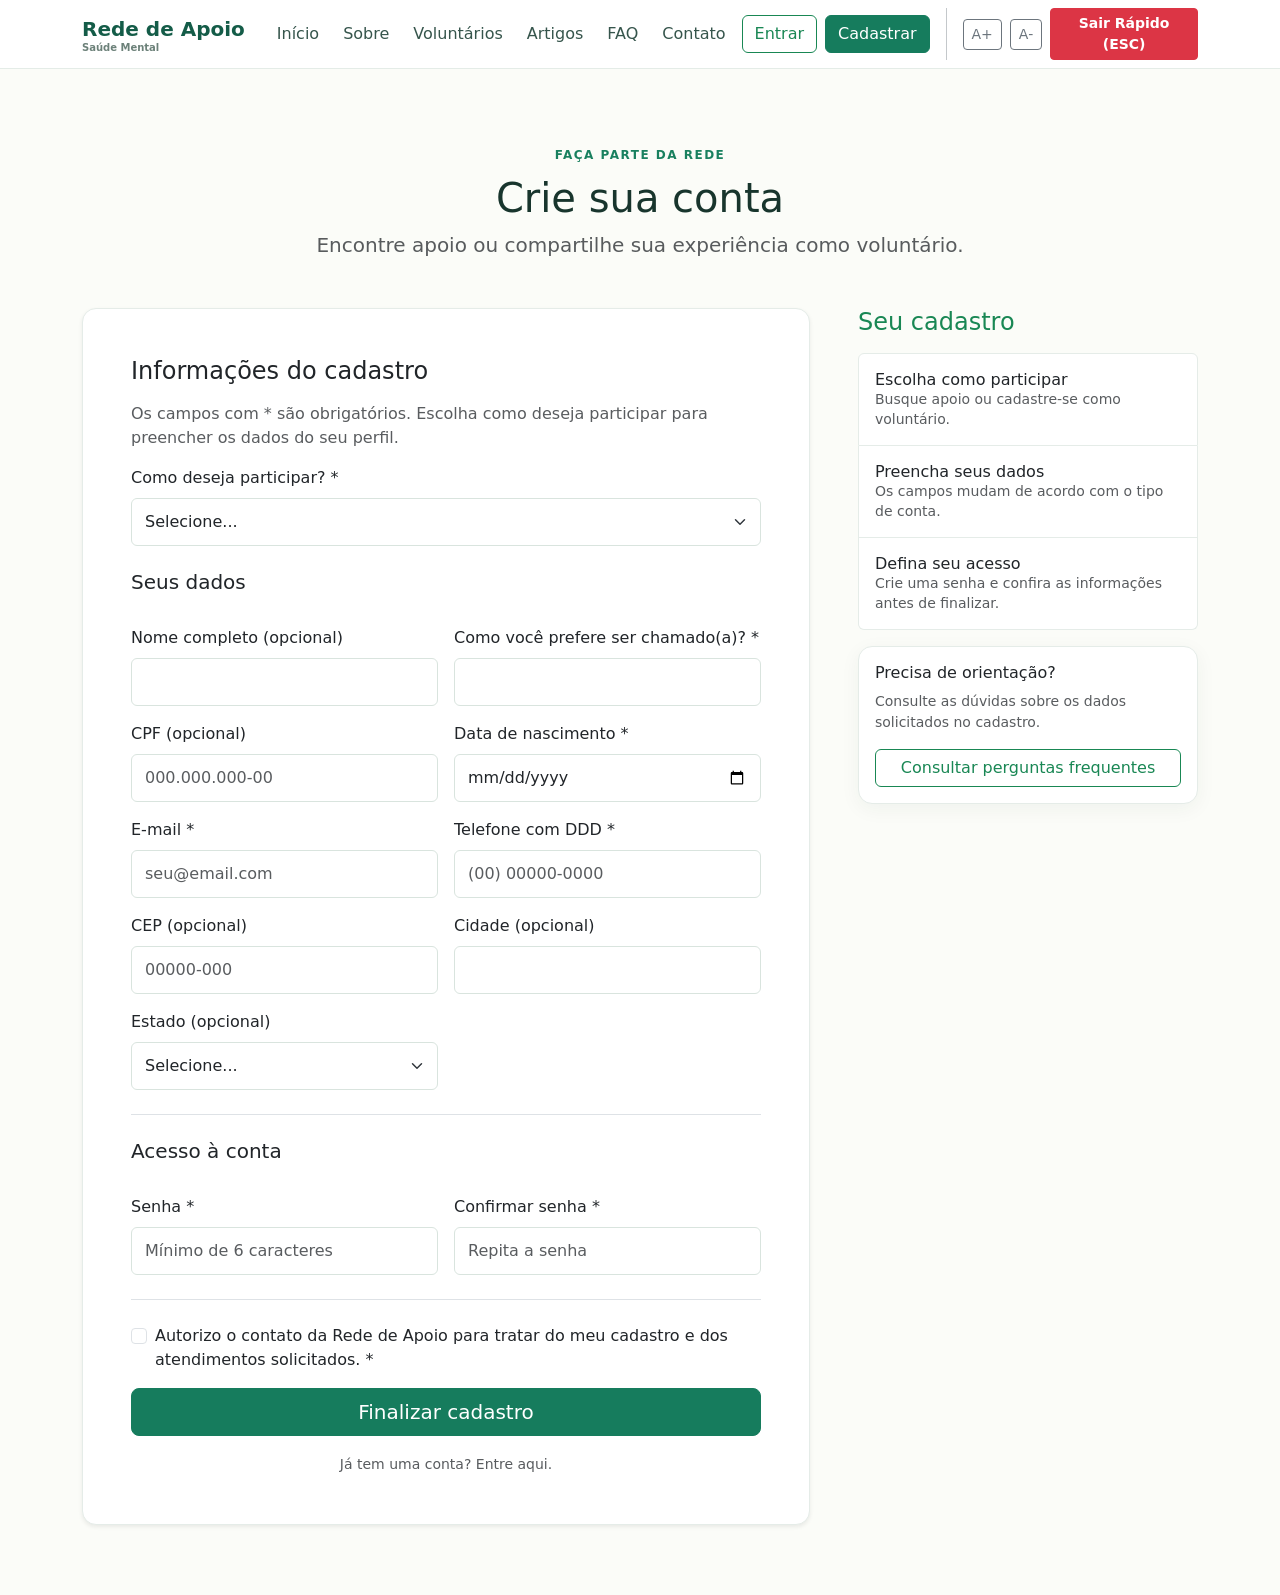
<file: 2 bimestre/TrabalhoDesenvolvimentoWeb (1)/web/cadastro.html>
<!DOCTYPE html>
<html lang="pt-BR">
<head>
    <meta charset="UTF-8">
    <meta name="viewport" content="width=device-width, initial-scale=1.0">
    <title>Cadastro | Rede de Apoio</title>
    <link href="https://cdn.jsdelivr.net/npm/bootstrap@5.3.3/dist/css/bootstrap.min.css" rel="stylesheet">
    <link rel="stylesheet" href="css/style.css">
    <script src="js/funcoes.js"></script>
</head>
<body onload="carregarTipoUsuario()">
    <div id="toastCadastro" class="alert alert-success position-fixed shadow" style="top: 30px; left: 50%; transform: translateX(-50%); z-index: 9999; display: flex; align-items: center; gap: 15px; background-color: #eaf4ed; border-color: #167c5d; color: #167c5d; opacity: 0; visibility: hidden; transition: opacity 0.4s ease, visibility 0.4s;">
        <span class="fw-bold">Conta criada com sucesso! Redirecionando para o login...</span>
        <button type="button" class="btn-close" onclick="document.getElementById('toastCadastro').style.opacity='0'; setTimeout(function(){ document.getElementById('toastCadastro').style.visibility='hidden'; }, 400);"></button>
    </div>
    <nav class="navbar navbar-expand-lg fixed-top">
        <div class="container">
            <a class="navbar-brand fw-bold" href="index.html">
                Rede de Apoio <small>Saúde Mental</small>
            </a>
            <button class="navbar-toggler" type="button" data-bs-toggle="collapse" data-bs-target="#menu" aria-controls="menu" aria-expanded="false" aria-label="Abrir menu">
                <span class="navbar-toggler-icon"></span>
            </button>
            <div class="collapse navbar-collapse" id="menu">
                <ul class="navbar-nav ms-auto align-items-lg-center">
                    <li><a class="nav-link" href="index.html">Início</a></li>
                    <li><a class="nav-link" href="sobre.html">Sobre</a></li>
                    <li><a class="nav-link" href="voluntarios.html">Voluntários</a></li>
                    <li><a class="nav-link" href="artigos.html">Artigos</a></li>
                    <li><a class="nav-link" href="faq.html">FAQ</a></li>
                    <li><a class="nav-link" href="contato.html">Contato</a></li>
                    <li><a class="btn btn-outline-success ms-lg-2" href="login.html">Entrar</a></li>
                    <li><a class="btn btn-success ms-lg-2" href="cadastro.html">Cadastrar</a></li>
                </ul>
                <div class="d-flex align-items-center gap-2 ms-lg-3 mt-3 mt-lg-0 border-start ps-lg-3 border-secondary-subtle">
                    <button onclick="aumentarFonte()" class="btn btn-sm btn-outline-secondary" title="Aumentar Fonte">A+</button>
                    <button onclick="diminuirFonte()" class="btn btn-sm btn-outline-secondary" title="Diminuir Fonte">A-</button>
                    <button onclick="saidaRapida()" class="btn btn-sm btn-danger fw-bold">Sair Rápido (ESC)</button>
                </div>
            </div>
        </div>
    </nav>
    <!-- Adaptado do Bootstrap Checkout v5.3.3. Origem e licença: docs/referencias/bootstrap-checkout/. -->
    <main class="page cadastro-checkout">
        <div class="container">
            <div class="text-center mb-5">
                <span class="tag">FAÇA PARTE DA REDE</span>
                <h1 class="mt-2">Crie sua conta</h1>
                <p class="lead text-muted">Encontre apoio ou compartilhe sua experiência como voluntário.</p>
            </div>
            <div class="row g-5">
                <aside class="col-md-5 col-lg-4 order-md-last" aria-labelledby="resumoCadastro">
                    <h2 id="resumoCadastro" class="h4 mb-3 text-success">Seu cadastro</h2>
                    <ul class="list-group mb-3">
                        <li class="list-group-item d-flex justify-content-between lh-sm py-3">
                            <div>
                                <h3 class="h6 my-0">Escolha como participar</h3>
                                <small class="text-body-secondary">Busque apoio ou cadastre-se como voluntário.</small>
                            </div>
                        </li>
                        <li class="list-group-item d-flex justify-content-between lh-sm py-3">
                            <div>
                                <h3 class="h6 my-0">Preencha seus dados</h3>
                                <small class="text-body-secondary">Os campos mudam de acordo com o tipo de conta.</small>
                            </div>
                        </li>
                        <li class="list-group-item d-flex justify-content-between lh-sm py-3">
                            <div>
                                <h3 class="h6 my-0">Defina seu acesso</h3>
                                <small class="text-body-secondary">Crie uma senha e confira as informações antes de finalizar.</small>
                            </div>
                        </li>
                    </ul>
                    <div class="card p-3">
                        <h3 class="h6">Precisa de orientação?</h3>
                        <p class="small text-muted">Consulte as dúvidas sobre os dados solicitados no cadastro.</p>
                        <a href="faq.html#topico-dados-pessoais" class="btn btn-outline-success">Consultar perguntas frequentes</a>
                    </div>
                </aside>
                <div class="col-md-7 col-lg-8">
                    <div class="card login-card shadow-sm p-4 p-lg-5 fade-up">
                        <h2 class="h4 mb-3">Informações do cadastro</h2>
                        <form class="needs-validation" id="formCadastro" novalidate onsubmit="validarCadastro(event)">
                            <p class="text-muted">Os campos com * são obrigatórios. Escolha como deseja participar para preencher os dados do seu perfil.</p>
                            <label for="tipoUsuario" class="form-label">Como deseja participar? *</label>
                            <select id="tipoUsuario" name="tipoUsuario" class="form-select mb-4" required onchange="alternarCamposCadastro()" aria-controls="dadosPaciente dadosVoluntario">
                                <option value="">Selecione...</option>
                                <option value="paciente">Quero buscar apoio</option>
                                <option value="voluntario">Quero ser voluntário</option>
                            </select>
                            <fieldset class="mb-4 pb-4 border-bottom">
                                <legend class="h5 mb-3">Seus dados</legend>
                                <div class="row g-3">
                                <div class="col-sm-6">
                                    <label for="nomeCadastro" class="form-label" data-rotulo="Nome completo">Nome completo (opcional)</label>
                                    <input type="text" id="nomeCadastro" name="nomeCadastro" class="form-control" autocomplete="name" minlength="3" maxlength="100">
                                    <div class="invalid-feedback">Confira o preenchimento deste campo.</div>
                                </div>
                                <div class="col-sm-6">
                                    <label for="nomeSocialCadastro" class="form-label">Como você prefere ser chamado(a)? *</label>
                                    <input type="text" aria-describedby="duvida-nomeSocialCadastro" id="nomeSocialCadastro" name="nomeSocialCadastro" class="form-control" required maxlength="60">
                                    <p id="duvida-nomeSocialCadastro" class="form-text ajuda-cadastro-paciente" hidden><a href="faq.html#cadastro-nome-preferido" target="_blank" rel="noopener noreferrer" aria-label="Por que preciso informar como prefiro ser chamado(a)? (abre em nova aba)">Por que preciso informar como prefiro ser chamado(a)?</a></p>
                                    <div class="invalid-feedback">Confira o preenchimento deste campo.</div>
                                </div>
                                <div class="col-sm-6">
                                    <label for="cpfCadastro" class="form-label" data-rotulo="CPF">CPF (opcional)</label>
                                    <input type="text" id="cpfCadastro" name="cpfCadastro" class="form-control" inputmode="numeric" maxlength="14" placeholder="000.000.000-00">
                                    <div class="invalid-feedback">Confira o preenchimento deste campo.</div>
                                </div>
                                <div class="col-sm-6">
                                    <label for="nascimentoCadastro" class="form-label">Data de nascimento *</label>
                                    <input type="date" aria-describedby="duvida-nascimentoCadastro" id="nascimentoCadastro" name="nascimentoCadastro" class="form-control" required autocomplete="bday">
                                    <p id="duvida-nascimentoCadastro" class="form-text ajuda-cadastro-paciente" hidden><a href="faq.html#cadastro-nascimento" target="_blank" rel="noopener noreferrer" aria-label="Por que preciso informar minha data de nascimento? (abre em nova aba)">Por que preciso informar minha data de nascimento?</a></p>
                                    <div class="invalid-feedback">Confira o preenchimento deste campo.</div>
                                </div>
                                <div class="col-sm-6">
                                    <label for="emailCadastro" class="form-label">E-mail *</label>
                                    <input type="email" aria-describedby="duvida-emailCadastro" id="emailCadastro" name="emailCadastro" class="form-control" required autocomplete="email" placeholder="seu@email.com">
                                    <p id="duvida-emailCadastro" class="form-text ajuda-cadastro-paciente" hidden><a href="faq.html#cadastro-email" target="_blank" rel="noopener noreferrer" aria-label="Por que preciso informar meu e-mail? (abre em nova aba)">Por que preciso informar meu e-mail?</a></p>
                                    <div class="invalid-feedback">Confira o preenchimento deste campo.</div>
                                </div>
                                <div class="col-sm-6">
                                    <label for="telefoneCadastro" class="form-label">Telefone com DDD *</label>
                                    <input type="tel" aria-describedby="duvida-telefoneCadastro" id="telefoneCadastro" name="telefoneCadastro" class="form-control" required autocomplete="tel" maxlength="15" placeholder="(00) 00000-0000">
                                    <p id="duvida-telefoneCadastro" class="form-text ajuda-cadastro-paciente" hidden><a href="faq.html#cadastro-telefone" target="_blank" rel="noopener noreferrer" aria-label="Por que preciso informar meu telefone? (abre em nova aba)">Por que preciso informar meu telefone?</a></p>
                                    <div class="invalid-feedback">Confira o preenchimento deste campo.</div>
                                </div>
                                <div class="col-sm-6">
                                    <label for="cepCadastro" class="form-label" data-rotulo="CEP">CEP (opcional)</label>
                                    <input type="text" id="cepCadastro" name="cepCadastro" class="form-control" autocomplete="postal-code" inputmode="numeric" maxlength="9" placeholder="00000-000">
                                    <div class="invalid-feedback">Confira o preenchimento deste campo.</div>
                                </div>
                                <div class="col-sm-6">
                                    <label for="cidadeCadastro" class="form-label" data-rotulo="Cidade">Cidade (opcional)</label>
                                    <input type="text" minlength="2" id="cidadeCadastro" name="cidadeCadastro" class="form-control" autocomplete="address-level2" maxlength="80">
                                    <div class="invalid-feedback">Confira o preenchimento deste campo.</div>
                                </div>
                                <div class="col-sm-6">
                                    <label for="estadoCadastro" class="form-label" data-rotulo="Estado">Estado (opcional)</label>
                                    <select id="estadoCadastro" name="estadoCadastro" class="form-select">
                                        <option value="">Selecione...</option>
                                        <option value="AC">AC</option>
                                        <option value="AL">AL</option>
                                        <option value="AP">AP</option>
                                        <option value="AM">AM</option>
                                        <option value="BA">BA</option>
                                        <option value="CE">CE</option>
                                        <option value="DF">DF</option>
                                        <option value="ES">ES</option>
                                        <option value="GO">GO</option>
                                        <option value="MA">MA</option>
                                        <option value="MT">MT</option>
                                        <option value="MS">MS</option>
                                        <option value="MG">MG</option>
                                        <option value="PA">PA</option>
                                        <option value="PB">PB</option>
                                        <option value="PR">PR</option>
                                        <option value="PE">PE</option>
                                        <option value="PI">PI</option>
                                        <option value="RJ">RJ</option>
                                        <option value="RN">RN</option>
                                        <option value="RS">RS</option>
                                        <option value="RO">RO</option>
                                        <option value="RR">RR</option>
                                        <option value="SC">SC</option>
                                        <option value="SP">SP</option>
                                        <option value="SE">SE</option>
                                        <option value="TO">TO</option>
                                    </select>
                                    <div class="invalid-feedback">Selecione uma opção.</div>
                                </div>
                                </div>
                            </fieldset>
                            <fieldset id="dadosPaciente" class="mb-4 pb-4 border-bottom" hidden disabled>
                                <legend class="h5 mb-3">Como podemos ajudar?</legend>
                                <p class="small text-muted">Essas preferências ajudam a encontrar uma opção de apoio para você.</p>
                                <div class="row g-3">
                                <div class="col-sm-6">
                                    <label for="tipoApoio" class="form-label">Apoio que procura *</label>
                                    <select id="tipoApoio" name="tipoApoio" class="form-select" required>
                                        <option value="">Selecione...</option>
                                        <option value="Atendimento psicológico individual">Atendimento psicológico individual</option>
                                        <option value="Orientação para encontrar atendimento">Orientação para encontrar atendimento</option>
                                        <option value="Grupo de apoio">Grupo de apoio</option>
                                    </select>
                                    <div class="invalid-feedback">Selecione uma opção.</div>
                                </div>
                                <div class="col-sm-6">
                                    <label for="temaApoio" class="form-label">Tema que gostaria de trabalhar *</label>
                                    <select id="temaApoio" name="temaApoio" class="form-select" required>
                                        <option value="">Selecione...</option>
                                        <option value="Ansiedade e preocupações">Ansiedade e preocupações</option>
                                        <option value="Autoestima e autoconhecimento">Autoestima e autoconhecimento</option>
                                        <option value="Relacionamentos e família">Relacionamentos e família</option>
                                        <option value="Luto e mudanças de vida">Luto e mudanças de vida</option>
                                        <option value="Estresse e rotina">Estresse e rotina</option>
                                        <option value="Prefiro conversar no atendimento">Prefiro conversar no atendimento</option>
                                    </select>
                                    <div class="invalid-feedback">Selecione uma opção.</div>
                                </div>
                                <div class="col-sm-6">
                                    <label for="periodoApoio" class="form-label">Melhor período para atendimento *</label>
                                    <select id="periodoApoio" name="periodoApoio" class="form-select" required>
                                        <option value="">Selecione...</option>
                                        <option value="Manhã">Manhã</option>
                                        <option value="Tarde">Tarde</option>
                                        <option value="Noite">Noite</option>
                                    </select>
                                    <div class="invalid-feedback">Selecione uma opção.</div>
                                </div>
                                <div class="col-sm-6">
                                    <label for="diaApoio" class="form-label">Preferência de dias *</label>
                                    <select id="diaApoio" name="diaApoio" class="form-select" required>
                                        <option value="">Selecione...</option>
                                        <option value="Segunda a sexta">Segunda a sexta</option>
                                        <option value="Sábado">Sábado</option>
                                        <option value="Sem preferência">Sem preferência</option>
                                    </select>
                                    <div class="invalid-feedback">Selecione uma opção.</div>
                                </div>
                                <div class="col-sm-6">
                                    <label for="contatoApoio" class="form-label">Como prefere receber nosso contato *</label>
                                    <select id="contatoApoio" name="contatoApoio" class="form-select" required>
                                        <option value="">Selecione...</option>
                                        <option value="E-mail">E-mail</option>
                                        <option value="Telefone">Telefone</option>
                                    </select>
                                    <div class="invalid-feedback">Selecione uma opção.</div>
                                </div>
                                <div class="col-12">
                                    <label for="objetivoApoio" class="form-label">O que espera do acompanhamento (opcional)</label>
                                    <textarea id="objetivoApoio" name="objetivoApoio" class="form-control" rows="4" maxlength="1000" placeholder="Conte apenas o que se sentir confortável em compartilhar." ></textarea>
                                    <div class="invalid-feedback">Escreva pelo menos 30 caracteres.</div>
                                </div>
                                </div>
                            </fieldset>
                            <fieldset id="dadosVoluntario" class="mb-4 pb-4 border-bottom" hidden disabled>
                                <legend class="h5 mb-3">Seu perfil de voluntário</legend>
                                <p id="orientacaoVoluntario" class="small text-muted">Informe o registro do seu conselho para atuação em profissão regulamentada. Para facilitação de grupos, descreva sua capacitação e experiência na apresentação.</p>
                                <div class="row g-3">
                                <div class="col-sm-6">
                                    <label for="areaVoluntario" class="form-label">Área de atuação *</label>
                                    <select onchange="atualizarRegistroProfissional()" id="areaVoluntario" name="areaVoluntario" class="form-select" required>
                                        <option value="">Selecione...</option>
                                        <option value="Psicologia">Psicologia</option>
                                        <option value="Psiquiatria">Psiquiatria</option>
                                        <option value="Terapia ocupacional">Terapia ocupacional</option>
                                        <option value="Facilitação de grupos de apoio">Facilitação de grupos de apoio</option>
                                    </select>
                                    <div class="invalid-feedback">Selecione uma opção.</div>
                                </div>
                                <div class="col-sm-6">
                                    <label for="formacaoVoluntario" class="form-label">Formação ou curso de capacitação *</label>
                                    <input type="text" minlength="5" id="formacaoVoluntario" name="formacaoVoluntario" class="form-control" required maxlength="150">
                                    <div class="invalid-feedback">Confira o preenchimento deste campo.</div>
                                </div>
                                <div class="col-sm-6">
                                    <label id="rotuloRegistro" for="registroVoluntario" class="form-label">Registro profissional *</label>
                                    <input type="text" placeholder="Número do registro no conselho" id="registroVoluntario" name="registroVoluntario" class="form-control" required maxlength="40" aria-describedby="orientacaoVoluntario">
                                    <div class="invalid-feedback">Confira o preenchimento deste campo.</div>
                                </div>
                                <div class="col-sm-6">
                                    <label for="experienciaVoluntario" class="form-label">Anos de experiência *</label>
                                    <input type="number" id="experienciaVoluntario" name="experienciaVoluntario" class="form-control" required min="0" max="60" step="1">
                                    <div class="invalid-feedback">Confira o preenchimento deste campo.</div>
                                </div>
                                <div class="col-sm-6">
                                    <label for="horasVoluntario" class="form-label">Horas disponíveis por semana *</label>
                                    <input type="number" id="horasVoluntario" name="horasVoluntario" class="form-control" required min="1" max="40" step="1">
                                    <div class="invalid-feedback">Confira o preenchimento deste campo.</div>
                                </div>
                                <div class="col-sm-6">
                                    <label for="publicoVoluntario" class="form-label">Público com que deseja atuar *</label>
                                    <select id="publicoVoluntario" name="publicoVoluntario" class="form-select" required>
                                        <option value="">Selecione...</option>
                                        <option value="Adultos">Adultos</option>
                                        <option value="Idosos">Idosos</option>
                                        <option value="Crianças e adolescentes">Crianças e adolescentes</option>
                                        <option value="Adultos e idosos">Adultos e idosos</option>
                                    </select>
                                    <div class="invalid-feedback">Selecione uma opção.</div>
                                </div>
                                <div class="col-sm-6">
                                    <label for="periodoVoluntario" class="form-label">Período disponível *</label>
                                    <select id="periodoVoluntario" name="periodoVoluntario" class="form-select" required>
                                        <option value="">Selecione...</option>
                                        <option value="Manhã">Manhã</option>
                                        <option value="Tarde">Tarde</option>
                                        <option value="Noite">Noite</option>
                                    </select>
                                    <div class="invalid-feedback">Selecione uma opção.</div>
                                </div>
                                <div class="col-12">
                                    <label for="apresentacaoVoluntario" class="form-label">Apresentação profissional *</label>
                                    <textarea id="apresentacaoVoluntario" name="apresentacaoVoluntario" class="form-control" rows="4" maxlength="1000" placeholder="Conte sua experiência, áreas de interesse e como deseja contribuir com a rede." required minlength="30"></textarea>
                                    <div class="invalid-feedback">Escreva pelo menos 30 caracteres.</div>
                                </div>
                                </div>
                            </fieldset>
                            <fieldset class="mb-4 pb-4 border-bottom">
                                <legend class="h5 mb-3">Acesso à conta</legend>
                                <div class="row g-3">
                                <div class="col-sm-6">
                                    <label for="senhaCadastro" class="form-label">Senha *</label>
                                    <input type="password" id="senhaCadastro" name="senhaCadastro" class="form-control" required autocomplete="new-password" minlength="6" placeholder="Mínimo de 6 caracteres">
                                    <div class="invalid-feedback">Confira o preenchimento deste campo.</div>
                                </div>
                                <div class="col-sm-6">
                                    <label for="confirmaSenhaCadastro" class="form-label">Confirmar senha *</label>
                                    <input type="password" id="confirmaSenhaCadastro" name="confirmaSenhaCadastro" class="form-control" required autocomplete="new-password" minlength="6" placeholder="Repita a senha">
                                    <div class="invalid-feedback">Confira o preenchimento deste campo.</div>
                                </div>
                                </div>
                            </fieldset>
                            <div class="form-check mb-3">
                                <input type="checkbox" id="autorizacaoContato" name="autorizacaoContato" class="form-check-input" required>
                                <label for="autorizacaoContato" class="form-check-label">Autorizo o contato da Rede de Apoio para tratar do meu cadastro e dos atendimentos solicitados. *</label>
                                <div class="invalid-feedback">A autorização é necessária para continuar.</div>
                            </div>
                            <div id="erroCadastro" class="text-danger small mb-3 fw-bold" style="display: none;" role="status" aria-live="polite"></div>
                            <button type="submit" class="btn btn-success btn-lg w-100">Finalizar cadastro</button>
                        </form>
                        <div class="text-center mt-3">
                            <a href="login.html" class="text-muted small">Já tem uma conta? Entre aqui.</a>
                        </div>
                    </div>
                </div>
            </div>
        </div>
    </main>
<script src="https://cdn.jsdelivr.net/npm/bootstrap@5.3.3/dist/js/bootstrap.bundle.min.js"></script>
</body>
</html>
</file>
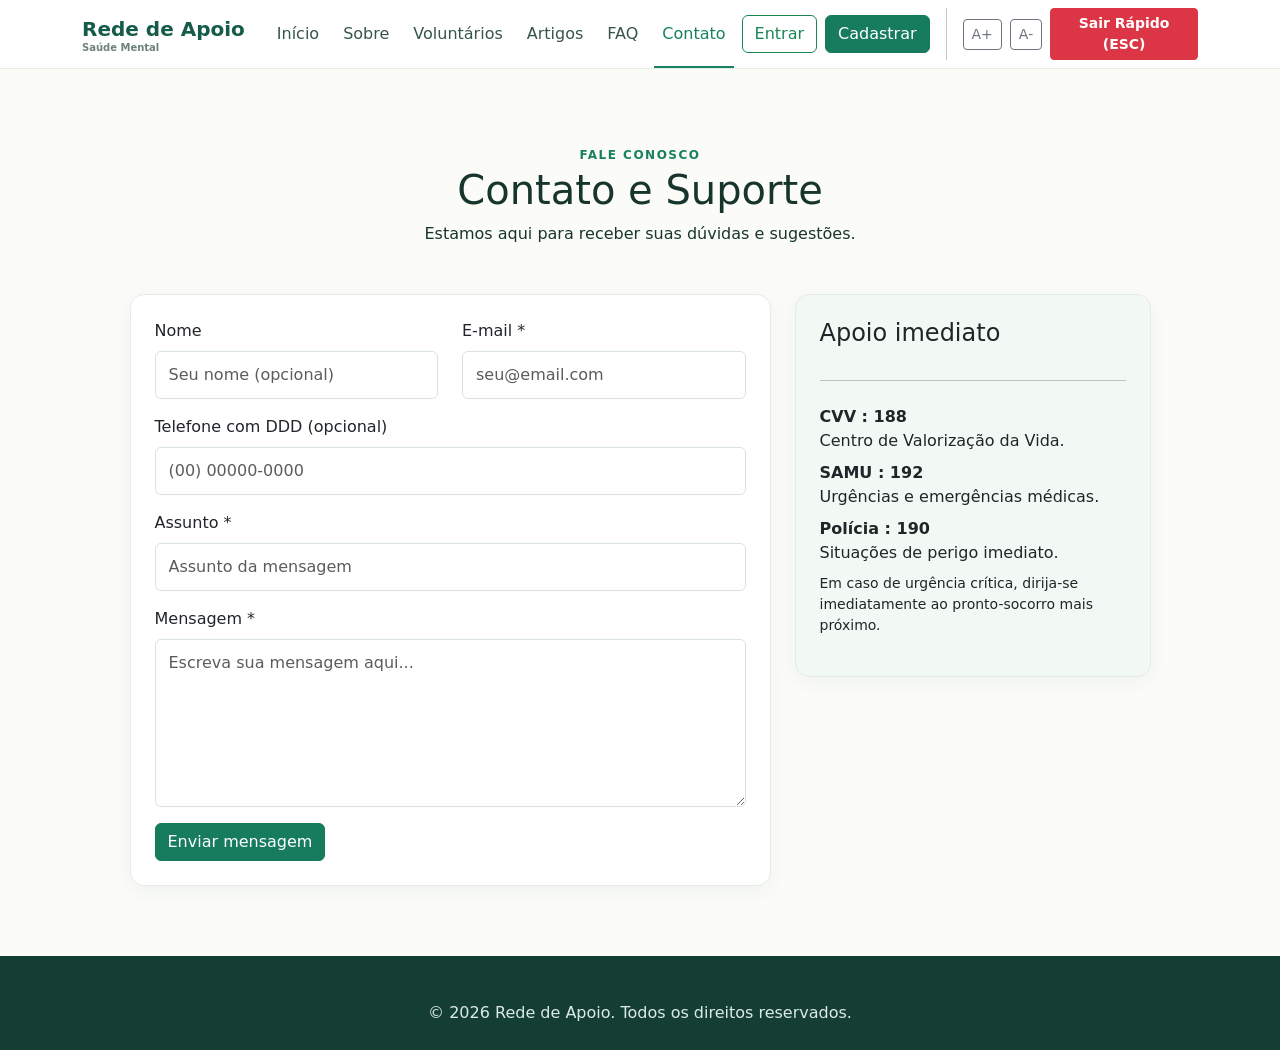
<file: 2 bimestre/TrabalhoDesenvolvimentoWeb (1)/web/contato.html>
<!DOCTYPE html>
<html lang="pt-BR">
<head>
    <meta charset="UTF-8">
    <meta name="viewport" content="width=device-width, initial-scale=1.0">
    <title>Contato | Rede de Apoio</title>
    <link href="https://cdn.jsdelivr.net/npm/bootstrap@5.3.3/dist/css/bootstrap.min.css" rel="stylesheet">
    <link rel="stylesheet" href="css/style.css">
    <script src="js/funcoes.js"></script>
</head>
<body>
    <div id="toastSucesso" class="alert alert-success position-fixed shadow" style="top: 30px; left: 50%; transform: translateX(-50%); z-index: 9999; display: flex; align-items: center; gap: 15px; background-color: #eaf4ed; border-color: #167c5d; color: #167c5d; opacity: 0; visibility: hidden; transition: opacity 0.4s ease, visibility 0.4s;">
        <span class="fw-bold">Mensagem enviada com sucesso! Nossa equipe responderá em breve.</span>
        <button type="button" class="btn-close" onclick="document.getElementById('toastSucesso').style.opacity='0'; setTimeout(function(){ document.getElementById('toastSucesso').style.visibility='hidden'; }, 400);"></button>
    </div>
    <nav class="navbar navbar-expand-lg fixed-top">
        <div class="container">
            <a class="navbar-brand fw-bold" href="index.html">
                Rede de Apoio
                <small>Saúde Mental</small>
            </a>
            <button class="navbar-toggler" data-bs-toggle="collapse" data-bs-target="#menu">
                <span class="navbar-toggler-icon"></span>
            </button>
            <div class="collapse navbar-collapse" id="menu">
                <ul class="navbar-nav ms-auto align-items-lg-center">
                    <li><a class="nav-link" href="index.html">Início</a></li>
                    <li><a class="nav-link" href="sobre.html">Sobre</a></li>
                    <li><a class="nav-link" href="voluntarios.html">Voluntários</a></li>
                    <li><a class="nav-link" href="artigos.html">Artigos</a></li>
                    <li><a class="nav-link" href="faq.html">FAQ</a></li>
                    <li><a class="nav-link active" href="contato.html">Contato</a></li>
                    <li><a class="btn btn-outline-success ms-lg-2" href="login.html">Entrar</a></li>
                    <li><a class="btn btn-success ms-lg-2" href="cadastro.html">Cadastrar</a></li>
                </ul>
                <div class="d-flex align-items-center gap-2 ms-lg-3 mt-3 mt-lg-0 border-start ps-lg-3 border-secondary-subtle">
                    <button onclick="aumentarFonte()" class="btn btn-sm btn-outline-secondary" title="Aumentar Fonte">A+</button>
                    <button onclick="diminuirFonte()" class="btn btn-sm btn-outline-secondary" title="Diminuir Fonte">A-</button>
                    <button onclick="saidaRapida()" class="btn btn-sm btn-danger fw-bold">Sair Rápido (ESC)</button>
                </div>
            </div>
        </div>
    </nav>
    <main class="page">
        <div class="container">
            <div class="text-center mb-5 fade-bottom">
                <span class="tag">FALE CONOSCO</span>
                <h1>Contato e Suporte</h1>
                <p>Estamos aqui para receber suas dúvidas e sugestões.</p>
            </div>
            <div class="row g-4 justify-content-center">
                <div class="col-lg-7">
                    <div class="card p-4 fade-left">
                        <form id="formContato" novalidate onsubmit="validarContato(event)">
                            <div class="row">
                                <div class="col-md-6 mb-3">
                                    <label for="nomeContato" class="form-label">Nome</label>
                                    <input minlength="2" maxlength="100" id="nomeContato" class="form-control" placeholder="Seu nome (opcional)">
                                </div>
                                <div class="col-md-6 mb-3">
                                    <label for="emailContato" class="form-label">E-mail *</label>
                                    <input type="email" id="emailContato" class="form-control" placeholder="seu@email.com" required>
                                </div>
                            </div>
                            <div class="mb-3">
                                <label for="telefoneContato" class="form-label">Telefone com DDD (opcional)</label>
                                <input type="tel" id="telefoneContato" class="form-control" maxlength="15" placeholder="(00) 00000-0000">
                            </div>
                            <div class="mb-3">
                                <label for="assuntoContato" class="form-label">Assunto *</label>
                                <input minlength="5" maxlength="120" id="assuntoContato" class="form-control" placeholder="Assunto da mensagem" required>
                            </div>
                            <div class="mb-3">
                                <label for="mensagemContato" class="form-label">Mensagem *</label>
                                <textarea minlength="20" maxlength="2000" id="mensagemContato" class="form-control" rows="6" placeholder="Escreva sua mensagem aqui..." required></textarea>
                            </div>
                            <div id="erroContato" class="text-danger small mb-3 fw-bold" style="display: none;"></div> 
                            <button class="btn btn-success">Enviar mensagem</button>
                        </form>
                    </div>
                </div>
                <div class="col-lg-4">
                    <div class="card p-4 emergency fade-right">
                        <h4>Apoio imediato</h4>
                        <hr>
                        <a target="_blank" href="https://cvv.org.br/"><strong>CVV : 188</strong><br>Centro de Valorização da Vida.</a>
                        <a target="_blank" href="https://www.gov.br/saude/pt-br/composicao/saes/samu-192"><strong>SAMU : 192</strong><br>Urgências e emergências médicas.</a>
                        <a target="_blank" href="https://www.gov.br/pf/pt-br"><strong>Polícia : 190</strong><br>Situações de perigo imediato.</a>
                        <p class="small">Em caso de urgência crítica, dirija-se imediatamente ao pronto-socorro mais próximo.</p>
                    </div>
                </div>
            </div>
        </div>
    </main>
    <footer class="alt-footer">
        <div class="container text-center">
            <p class="mb-0">© 2026 Rede de Apoio. Todos os direitos reservados.</p>
        </div>
    </footer>
<script src="https://cdn.jsdelivr.net/npm/bootstrap@5.3.3/dist/js/bootstrap.bundle.min.js"></script>
</body>
</html>
</file>
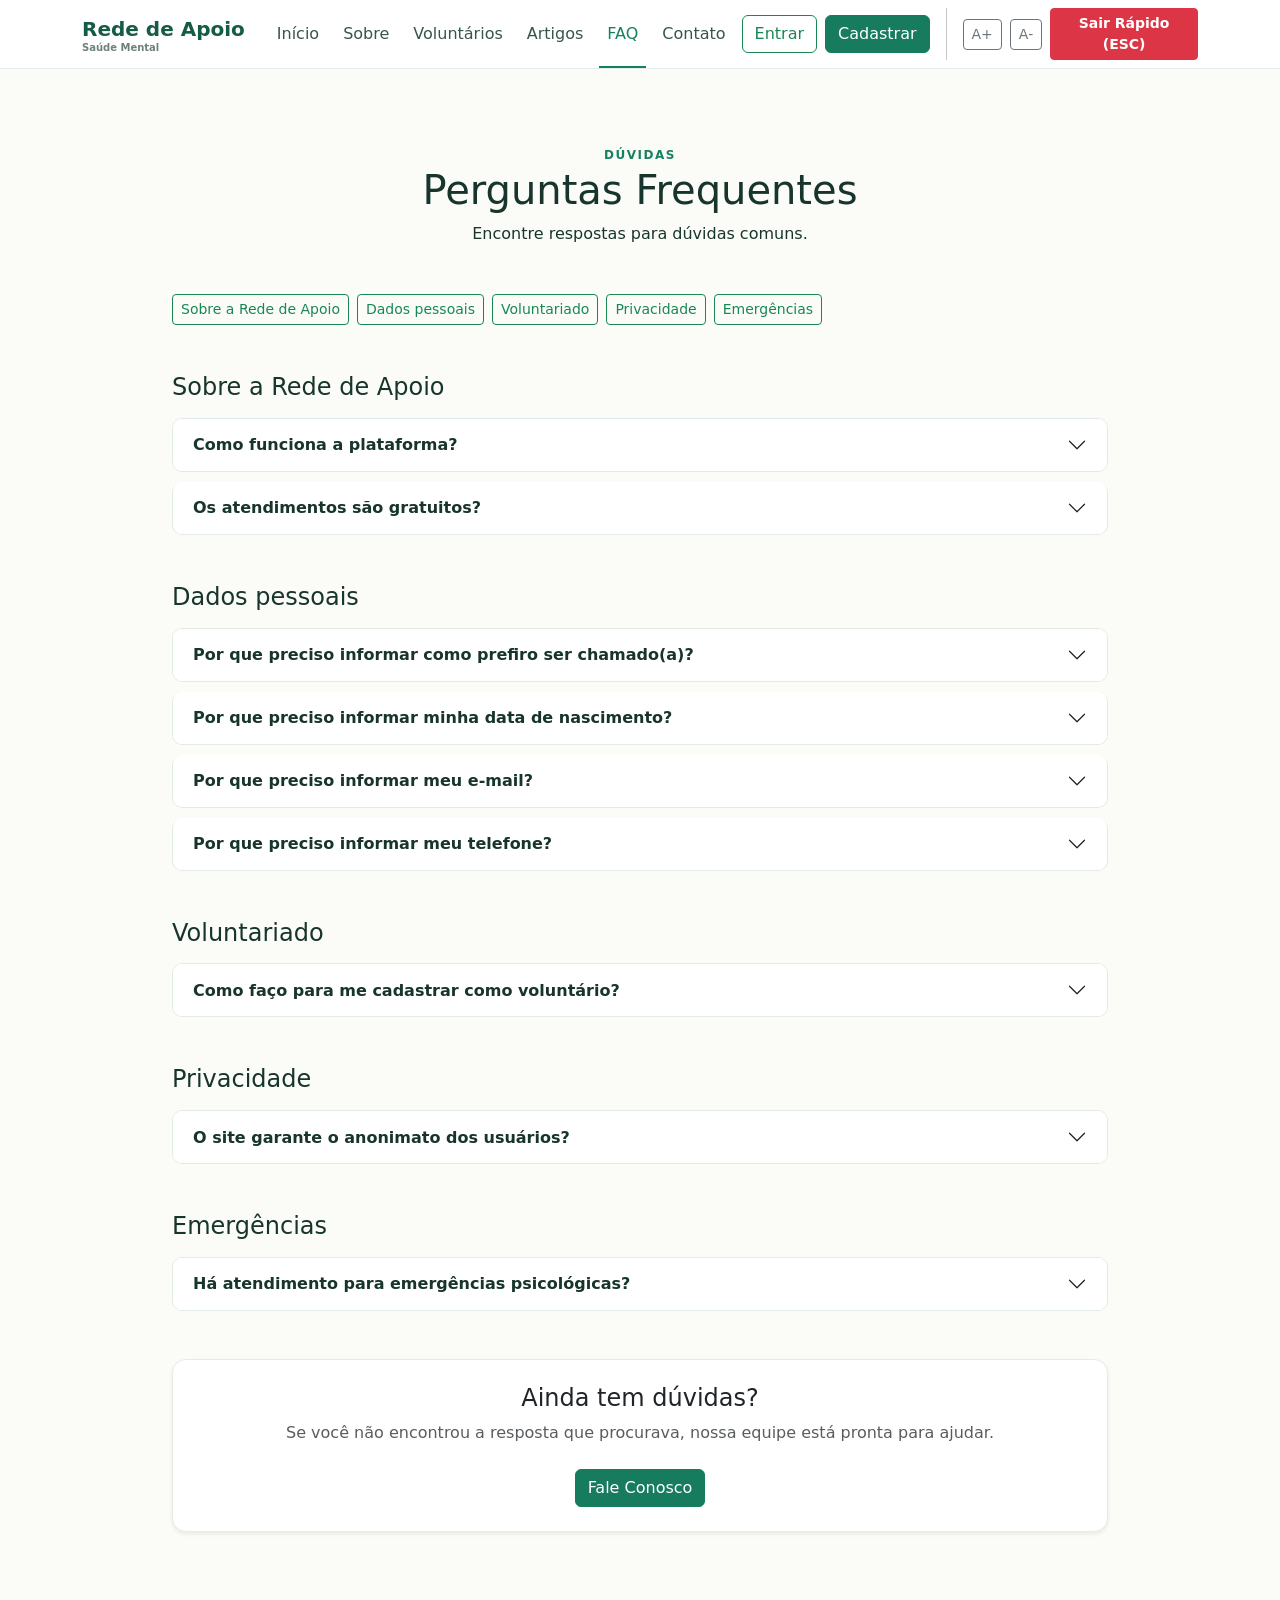
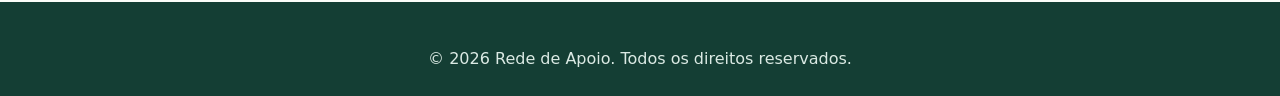
<file: 2 bimestre/TrabalhoDesenvolvimentoWeb (1)/web/faq.html>
<!DOCTYPE html>
<html lang="pt-BR">
<head>
    <meta charset="UTF-8">
    <meta name="viewport" content="width=device-width, initial-scale=1.0">
    <title>FAQ | Rede de Apoio</title>
    <link href="https://cdn.jsdelivr.net/npm/bootstrap@5.3.3/dist/css/bootstrap.min.css" rel="stylesheet">
    <link rel="stylesheet" href="css/style.css">
    <script src="js/funcoes.js"></script>
</head>
<body>
    <nav class="navbar navbar-expand-lg fixed-top">
        <div class="container">
            <a class="navbar-brand fw-bold" href="index.html">
                Rede de Apoio
                <small>Saúde Mental</small>
            </a>
            <button class="navbar-toggler" data-bs-toggle="collapse" data-bs-target="#menu">
                <span class="navbar-toggler-icon"></span>
            </button>
            <div class="collapse navbar-collapse" id="menu">
                <ul class="navbar-nav ms-auto align-items-lg-center">
                    <li><a class="nav-link" href="index.html">Início</a></li>
                    <li><a class="nav-link" href="sobre.html">Sobre</a></li>
                    <li><a class="nav-link" href="voluntarios.html">Voluntários</a></li>
                    <li><a class="nav-link" href="artigos.html">Artigos</a></li>
                    <li><a class="nav-link active" href="faq.html">FAQ</a></li>
                    <li><a class="nav-link" href="contato.html">Contato</a></li>
                    <li><a class="btn btn-outline-success ms-lg-2" href="login.html">Entrar</a></li>
                    <li><a class="btn btn-success ms-lg-2" href="cadastro.html">Cadastrar</a></li>
                </ul>
                <div class="d-flex align-items-center gap-2 ms-lg-3 mt-3 mt-lg-0 border-start ps-lg-3 border-secondary-subtle">
                    <button onclick="aumentarFonte()" class="btn btn-sm btn-outline-secondary" title="Aumentar Fonte">A+</button>
                    <button onclick="diminuirFonte()" class="btn btn-sm btn-outline-secondary" title="Diminuir Fonte">A-</button>
                    <button onclick="saidaRapida()" class="btn btn-sm btn-danger fw-bold">Sair Rápido (ESC)</button>
                </div>
            </div>
        </div>
    </nav>
    <main class="page">
        <div class="container col-lg-9">
            <div class="text-center mb-5 fade-bottom">
                <span class="tag">DÚVIDAS</span>
                <h1>Perguntas Frequentes</h1>
                <p>Encontre respostas para dúvidas comuns.</p>
            </div>
            <nav class="d-flex flex-wrap gap-2 mb-5" aria-label="Tópicos das perguntas frequentes">
                <a href="#topico-plataforma" class="btn btn-sm btn-outline-success">Sobre a Rede de Apoio</a>
                <a href="#topico-dados-pessoais" class="btn btn-sm btn-outline-success">Dados pessoais</a>
                <a href="#topico-voluntariado" class="btn btn-sm btn-outline-success">Voluntariado</a>
                <a href="#topico-privacidade" class="btn btn-sm btn-outline-success">Privacidade</a>
                <a href="#topico-emergencias" class="btn btn-sm btn-outline-success">Emergências</a>
            </nav>
            <section id="topico-plataforma" class="faq-cadastro mb-5" aria-labelledby="titulo-plataforma">
                <h2 id="titulo-plataforma" class="h4 mb-3">Sobre a Rede de Apoio</h2>
                <div class="accordion" id="faq-plataforma">
<div class="accordion-item">
                    <h2 class="accordion-header">
                        <button class="accordion-button collapsed" data-bs-toggle="collapse" data-bs-target="#a1">Como funciona a plataforma?</button>
                    </h2>
                    <div id="a1" class="accordion-collapse collapse" data-bs-parent="#faq-plataforma">
                        <div class="accordion-body">A plataforma apresenta profissionais, terapeutas e grupos de apoio, permitindo que o usuário conheça as opções e escolha uma forma de buscar suporte.</div>
                    </div>
                </div>
<div class="accordion-item">
                    <h2 class="accordion-header">
                        <button class="accordion-button collapsed" data-bs-toggle="collapse" data-bs-target="#a2">Os atendimentos são gratuitos?</button>
                    </h2>
                    <div id="a2" class="accordion-collapse collapse" data-bs-parent="#faq-plataforma">
                        <div class="accordion-body">A Rede de Apoio reúne profissionais e grupos que oferecem apoio voluntário. Confira a disponibilidade e as condições do atendimento com o responsável antes de agendar.</div>
                    </div>
                </div>
                </div>
            </section>
            <section id="topico-dados-pessoais" class="faq-cadastro mb-5" aria-labelledby="titulo-dados-pessoais">
                <h2 id="titulo-dados-pessoais" class="h4 mb-3">Dados pessoais</h2>
                <div class="accordion" id="faq-dados-pessoais">
<div class="accordion-item faq-cadastro" id="cadastro-nome-preferido">
                    <h2 class="accordion-header">
                        <button type="button" class="accordion-button collapsed" data-bs-toggle="collapse" data-bs-target="#resposta-nome-preferido" aria-expanded="false" aria-controls="resposta-nome-preferido">Por que preciso informar como prefiro ser chamado(a)?</button>
                    </h2>
                    <div id="resposta-nome-preferido" class="accordion-collapse collapse" data-bs-parent="#faq-dados-pessoais">
                        <div class="accordion-body">Esse é o nome que você deseja usar nas conversas com a rede e durante o acolhimento. Pode ser seu primeiro nome, nome social ou outra forma pela qual se sinta confortável em ser chamado(a). Para quem busca apoio, o nome completo é opcional.</div>
                    </div>
                </div>
<div class="accordion-item faq-cadastro" id="cadastro-nascimento">
                    <h2 class="accordion-header">
                        <button type="button" class="accordion-button collapsed" data-bs-toggle="collapse" data-bs-target="#resposta-nascimento" aria-expanded="false" aria-controls="resposta-nascimento">Por que preciso informar minha data de nascimento?</button>
                    </h2>
                    <div id="resposta-nascimento" class="accordion-collapse collapse" data-bs-parent="#faq-dados-pessoais">
                        <div class="accordion-body">A idade ajuda a identificar opções de atendimento adequadas à sua faixa etária, pois os profissionais e grupos atendem públicos diferentes.</div>
                    </div>
                </div>
<div class="accordion-item faq-cadastro" id="cadastro-email">
                    <h2 class="accordion-header">
                        <button type="button" class="accordion-button collapsed" data-bs-toggle="collapse" data-bs-target="#resposta-email" aria-expanded="false" aria-controls="resposta-email">Por que preciso informar meu e-mail?</button>
                    </h2>
                    <div id="resposta-email" class="accordion-collapse collapse" data-bs-parent="#faq-dados-pessoais">
                        <div class="accordion-body">O e-mail é usado no acesso à conta e como opção de contato sobre o cadastro e os atendimentos solicitados. Informe um endereço ao qual você tenha acesso.</div>
                    </div>
                </div>
<div class="accordion-item faq-cadastro" id="cadastro-telefone">
                    <h2 class="accordion-header">
                        <button type="button" class="accordion-button collapsed" data-bs-toggle="collapse" data-bs-target="#resposta-telefone" aria-expanded="false" aria-controls="resposta-telefone">Por que preciso informar meu telefone?</button>
                    </h2>
                    <div id="resposta-telefone" class="accordion-collapse collapse" data-bs-parent="#faq-dados-pessoais">
                        <div class="accordion-body">O telefone oferece uma alternativa de contato para combinar detalhes ou avisar sobre mudanças no atendimento solicitado. O campo de preferência de contato permite indicar se você prefere receber esse contato por telefone ou e-mail.</div>
                    </div>
                </div>
                </div>
            </section>
            <section id="topico-voluntariado" class="faq-cadastro mb-5" aria-labelledby="titulo-voluntariado">
                <h2 id="titulo-voluntariado" class="h4 mb-3">Voluntariado</h2>
                <div class="accordion" id="faq-voluntariado">
<div class="accordion-item">
                    <h2 class="accordion-header">
                        <button class="accordion-button collapsed" data-bs-toggle="collapse" data-bs-target="#a3">Como faço para me cadastrar como voluntário?</button>
                    </h2>
                    <div id="a3" class="accordion-collapse collapse" data-bs-parent="#faq-voluntariado">
                        <div class="accordion-body">Clique em Cadastrar e escolha Quero ser voluntário. Preencha seus dados pessoais, formação, área de atuação e disponibilidade. Para profissões regulamentadas, informe também o registro do conselho correspondente: CRM, CRP ou CREFITO.</div>
                    </div>
                </div>
                </div>
            </section>
            <section id="topico-privacidade" class="faq-cadastro mb-5" aria-labelledby="titulo-privacidade">
                <h2 id="titulo-privacidade" class="h4 mb-3">Privacidade</h2>
                <div class="accordion" id="faq-privacidade">
<div class="accordion-item">
                    <h2 class="accordion-header">
                        <button class="accordion-button collapsed" data-bs-toggle="collapse" data-bs-target="#a4">O site garante o anonimato dos usuários?</button>
                    </h2>
                    <div id="a4" class="accordion-collapse collapse" data-bs-parent="#faq-privacidade">
                        <div class="accordion-body">Você pode informar como prefere ser chamado(a). Para quem busca apoio, nome completo, CPF, CEP, cidade e estado são opcionais. Isso não significa anonimato completo: o cadastro solicita e-mail, telefone e data de nascimento. Ao escrever sobre sua situação, compartilhe apenas o que se sentir confortável em contar.</div>
                    </div>
                </div>
                </div>
            </section>
            <section id="topico-emergencias" class="faq-cadastro mb-5" aria-labelledby="titulo-emergencias">
                <h2 id="titulo-emergencias" class="h4 mb-3">Emergências</h2>
                <div class="accordion" id="faq-emergencias">
<div class="accordion-item">
                    <h2 class="accordion-header">
                        <button class="accordion-button collapsed" data-bs-toggle="collapse" data-bs-target="#a5">Há atendimento para emergências psicológicas?</button>
                    </h2>
                    <div id="a5" class="accordion-collapse collapse" data-bs-parent="#faq-emergencias">
                        <div class="accordion-body">A plataforma não substitui serviços de emergência. Em uma situação de crise ou risco imediato, procure um serviço de emergência ou ligue para o SAMU (192). O CVV atende pelo 188.</div>
                    </div>
                </div>
                </div>
            </section>
            <div class="card text-center mt-5 p-4 shadow-sm fade-up">
                <h4>Ainda tem dúvidas?</h4>
                <p class="text-muted mb-4">Se você não encontrou a resposta que procurava, nossa equipe está pronta para ajudar.</p>
                <div>
                    <a href="contato.html" class="btn btn-success">Fale Conosco</a>
                </div>
            </div>
        </div>
    </main>
    <footer class="alt-footer">
        <div class="container text-center">
            <p class="mb-0">© 2026 Rede de Apoio. Todos os direitos reservados.</p>
        </div>
    </footer>
    <script src="https://cdn.jsdelivr.net/npm/bootstrap@5.3.3/dist/js/bootstrap.bundle.min.js"></script>
</body>
</html>
</file>
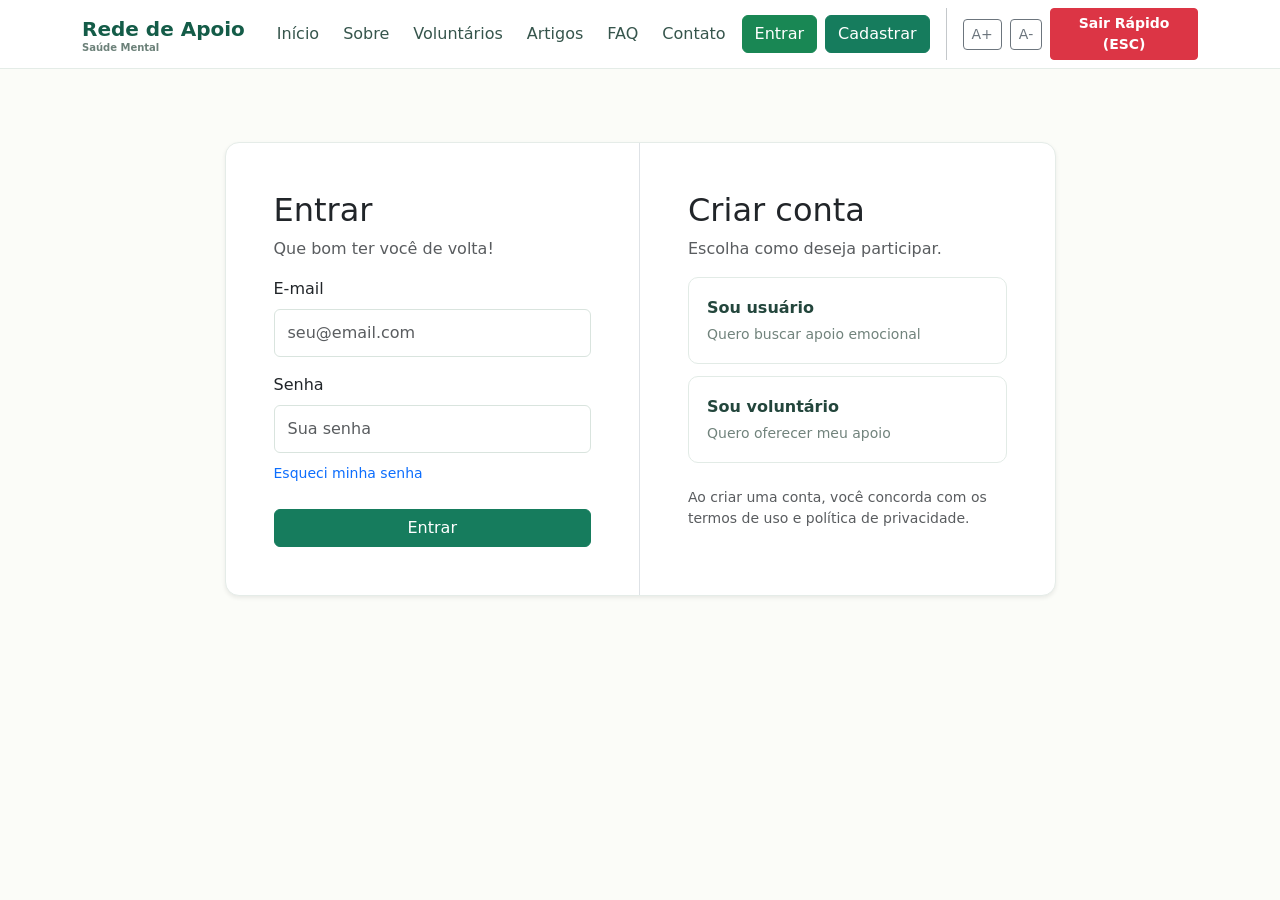
<file: 2 bimestre/TrabalhoDesenvolvimentoWeb (1)/web/login.html>
<!DOCTYPE html>
<html lang="pt-BR">
<head>
    <meta charset="UTF-8">
    <meta name="viewport" content="width=device-width, initial-scale=1.0">
    <title>Entrar | Rede de Apoio</title>
    <link href="https://cdn.jsdelivr.net/npm/bootstrap@5.3.3/dist/css/bootstrap.min.css" rel="stylesheet">
    <link rel="stylesheet" href="css/style.css">
    <script src="js/funcoes.js"></script>
</head>
<body>
    <nav class="navbar navbar-expand-lg fixed-top">
        <div class="container">
            <a class="navbar-brand fw-bold" href="index.html">
                Rede de Apoio <small>Saúde Mental</small>
            </a>
            <button class="navbar-toggler" data-bs-toggle="collapse" data-bs-target="#menu">
                <span class="navbar-toggler-icon"></span>
            </button>
            <div class="collapse navbar-collapse" id="menu">
                <ul class="navbar-nav ms-auto align-items-lg-center">
                    <li><a class="nav-link" href="index.html">Início</a></li>
                    <li><a class="nav-link" href="sobre.html">Sobre</a></li>
                    <li><a class="nav-link" href="voluntarios.html">Voluntários</a></li>
                    <li><a class="nav-link" href="artigos.html">Artigos</a></li>
                    <li><a class="nav-link" href="faq.html">FAQ</a></li>
                    <li><a class="nav-link" href="contato.html">Contato</a></li>
                    <li><a class="btn btn-outline-success ms-lg-2 active" href="login.html">Entrar</a></li>
                    <li><a class="btn btn-success ms-lg-2" href="cadastro.html">Cadastrar</a></li>
                </ul>
                <div class="d-flex align-items-center gap-2 ms-lg-3 mt-3 mt-lg-0 border-start ps-lg-3 border-secondary-subtle">
                    <button type="button" onclick="aumentarFonte()" class="btn btn-sm btn-outline-secondary" title="Aumentar Fonte">A+</button>
                    <button type="button" onclick="diminuirFonte()" class="btn btn-sm btn-outline-secondary" title="Diminuir Fonte">A-</button>
                    <button type="button" onclick="saidaRapida()" class="btn btn-sm btn-danger fw-bold">Sair Rápido (ESC)</button>
                </div>
            </div>
        </div>
    </nav>
    <main class="page">
        <div class="container">
            <div class="row justify-content-center">
                <div class="col-lg-9">
                    <div class="card login-card shadow-sm fade-up">
                        <div class="row g-0">
                            <div class="col-md-6 p-4 p-lg-5 border-end">
                                <h2>Entrar</h2>
                                <p class="text-muted">Que bom ter você de volta!</p>
                                <form id="formLogin" novalidate onsubmit="validarLogin(event)">
                                    <label for="emailLogin" class="form-label">E-mail</label>
                                    <input type="email" id="emailLogin" class="form-control mb-3" placeholder="seu@email.com" required>
                                    <label for="senhaLogin" class="form-label">Senha</label>
                                    <input type="password" id="senhaLogin" class="form-control mb-2" placeholder="Sua senha" required>                 
                                    <div id="erroLogin" class="text-danger small mt-2 fw-bold" style="display: none;"></div>
                                    <a href="#" class="small">Esqueci minha senha</a>    
                                    <button type="submit" class="btn btn-success w-100 mt-4">Entrar</button>
                                </form>
                            </div>
                            <div class="col-md-6 p-4 p-lg-5">
                                <h2>Criar conta</h2>
                                <p class="text-muted">Escolha como deseja participar.</p>
                                <a href="cadastro.html?tipo=paciente" class="account-option">
                                    <strong>Sou usuário</strong>
                                    <small>Quero buscar apoio emocional</small>
                                </a>
                                <a href="cadastro.html?tipo=voluntario" class="account-option">
                                    <strong>Sou voluntário</strong>
                                    <small>Quero oferecer meu apoio</small>
                                </a>
                                <p class="small text-muted mt-4">Ao criar uma conta, você concorda com os termos de uso e política de privacidade.</p>
                            </div>
                        </div>
                    </div>
                </div>
            </div>
        </div>
    </main>
<script src="https://cdn.jsdelivr.net/npm/bootstrap@5.3.3/dist/js/bootstrap.bundle.min.js"></script>
</body>
</html>
</file>
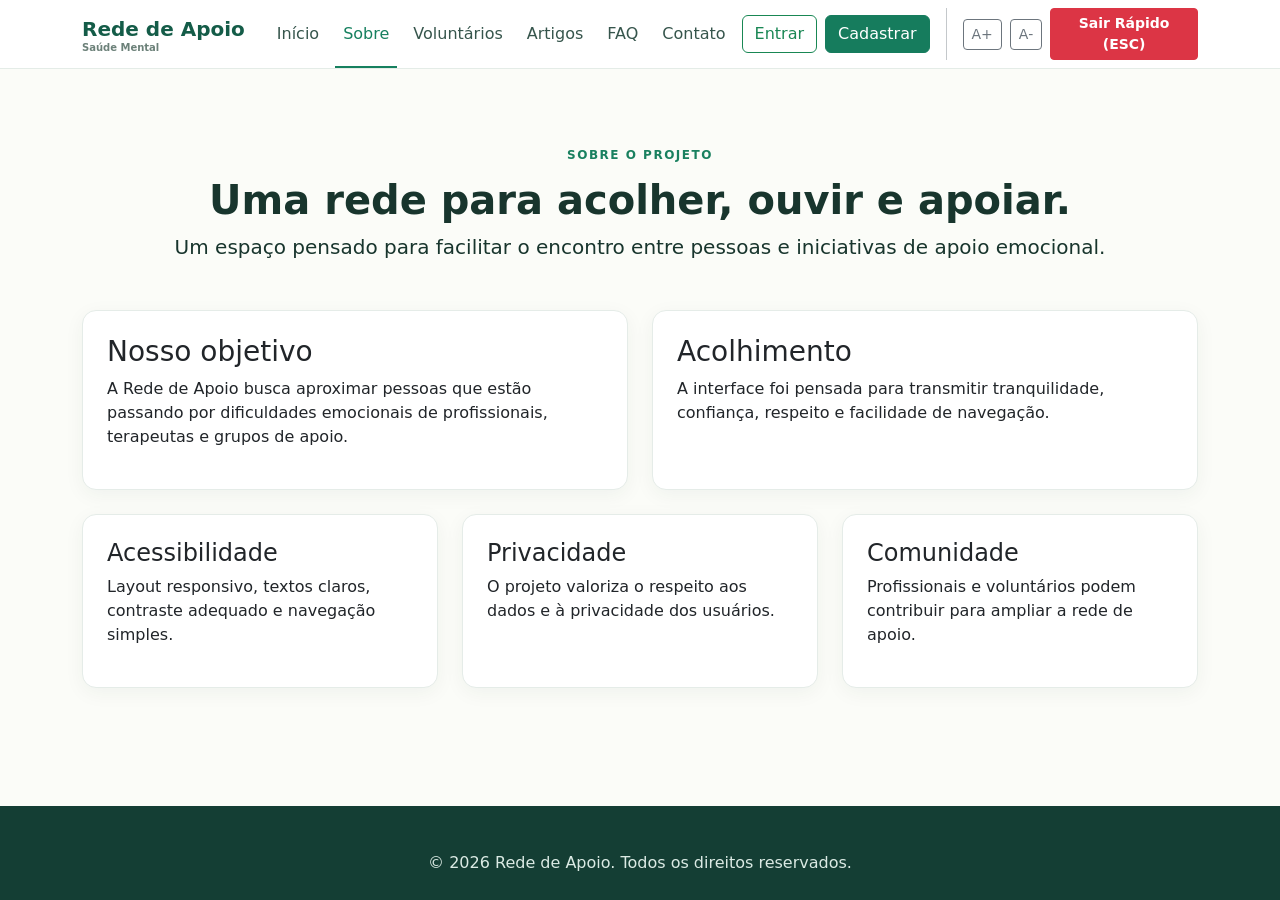
<file: 2 bimestre/TrabalhoDesenvolvimentoWeb (1)/web/sobre.html>
<!DOCTYPE html>
<html lang="pt-BR">
<head>
    <meta charset="UTF-8">
    <meta name="viewport" content="width=device-width, initial-scale=1.0">
    <title>Sobre | Rede de Apoio</title>
    <link href="https://cdn.jsdelivr.net/npm/bootstrap@5.3.3/dist/css/bootstrap.min.css" rel="stylesheet">
    <link rel="stylesheet" href="css/style.css">
    <script src="js/funcoes.js"></script>
</head>
<body>
    <nav class="navbar navbar-expand-lg fixed-top">
        <div class="container">
            <a class="navbar-brand fw-bold" href="index.html">
                Rede de Apoio
                <small>Saúde Mental</small>
            </a>
            <button class="navbar-toggler" data-bs-toggle="collapse" data-bs-target="#menu">
                <span class="navbar-toggler-icon"></span>
            </button>
            <div class="collapse navbar-collapse" id="menu">
                <ul class="navbar-nav ms-auto align-items-lg-center">
                    <li><a class="nav-link" href="index.html">Início</a></li>
                    <li><a class="nav-link active" href="sobre.html">Sobre</a></li>
                    <li><a class="nav-link" href="voluntarios.html">Voluntários</a></li>
                    <li><a class="nav-link" href="artigos.html">Artigos</a></li>
                    <li><a class="nav-link" href="faq.html">FAQ</a></li>
                    <li><a class="nav-link" href="contato.html">Contato</a></li>
                    <li><a class="btn btn-outline-success ms-lg-2" href="login.html">Entrar</a></li>
                    <li><a class="btn btn-success ms-lg-2" href="cadastro.html">Cadastrar</a></li>
                </ul>
                <div class="d-flex align-items-center gap-2 ms-lg-3 mt-3 mt-lg-0 border-start ps-lg-3 border-secondary-subtle">
                    <button onclick="aumentarFonte()" class="btn btn-sm btn-outline-secondary" title="Aumentar Fonte">A+</button>
                    <button onclick="diminuirFonte()" class="btn btn-sm btn-outline-secondary" title="Diminuir Fonte">A-</button>
                    <button onclick="saidaRapida()" class="btn btn-sm btn-danger fw-bold">Sair Rápido (ESC)</button>
                </div>
            </div>
        </div>
    </nav>
    <main class="page">
        <div class="container">
            <div class="text-center mb-5 fade-bottom">
                <span class="tag">SOBRE O PROJETO</span>
                <h1 class="section-title">Uma rede para acolher, ouvir e apoiar.</h1>
                <p class="lead">Um espaço pensado para facilitar o encontro entre pessoas e iniciativas de apoio emocional.</p>
            </div>
            <div class="row g-4 fade-up">
                <div class="col-md-6">
                    <div class="card p-4 h-100">
                        <h3>Nosso objetivo</h3>
                        <p>A Rede de Apoio busca aproximar pessoas que estão passando por dificuldades emocionais de profissionais, terapeutas e grupos de apoio.</p>
                    </div>
                </div>
                <div class="col-md-6">
                    <div class="card p-4 h-100">
                        <h3>Acolhimento</h3>
                        <p>A interface foi pensada para transmitir tranquilidade, confiança, respeito e facilidade de navegação.</p>
                    </div>
                </div>
                <div class="col-md-4">
                    <div class="card p-4 h-100">
                        <h4>Acessibilidade</h4>
                        <p>Layout responsivo, textos claros, contraste adequado e navegação simples.</p>
                    </div>
                </div>
                <div class="col-md-4">
                    <div class="card p-4 h-100">
                        <h4>Privacidade</h4>
                        <p>O projeto valoriza o respeito aos dados e à privacidade dos usuários.</p>
                    </div>
                </div>
                <div class="col-md-4">
                    <div class="card p-4 h-100">
                        <h4>Comunidade</h4>
                        <p>Profissionais e voluntários podem contribuir para ampliar a rede de apoio.</p>
                    </div>
                </div>
            </div>
        </div>
    </main>
    <footer class="alt-footer">
        <div class="container text-center">
            <p class="mb-0">© 2026 Rede de Apoio. Todos os direitos reservados.</p>
        </div>
    </footer>
    <script src="https://cdn.jsdelivr.net/npm/bootstrap@5.3.3/dist/js/bootstrap.bundle.min.js"></script>
</body>
</html>
</file>
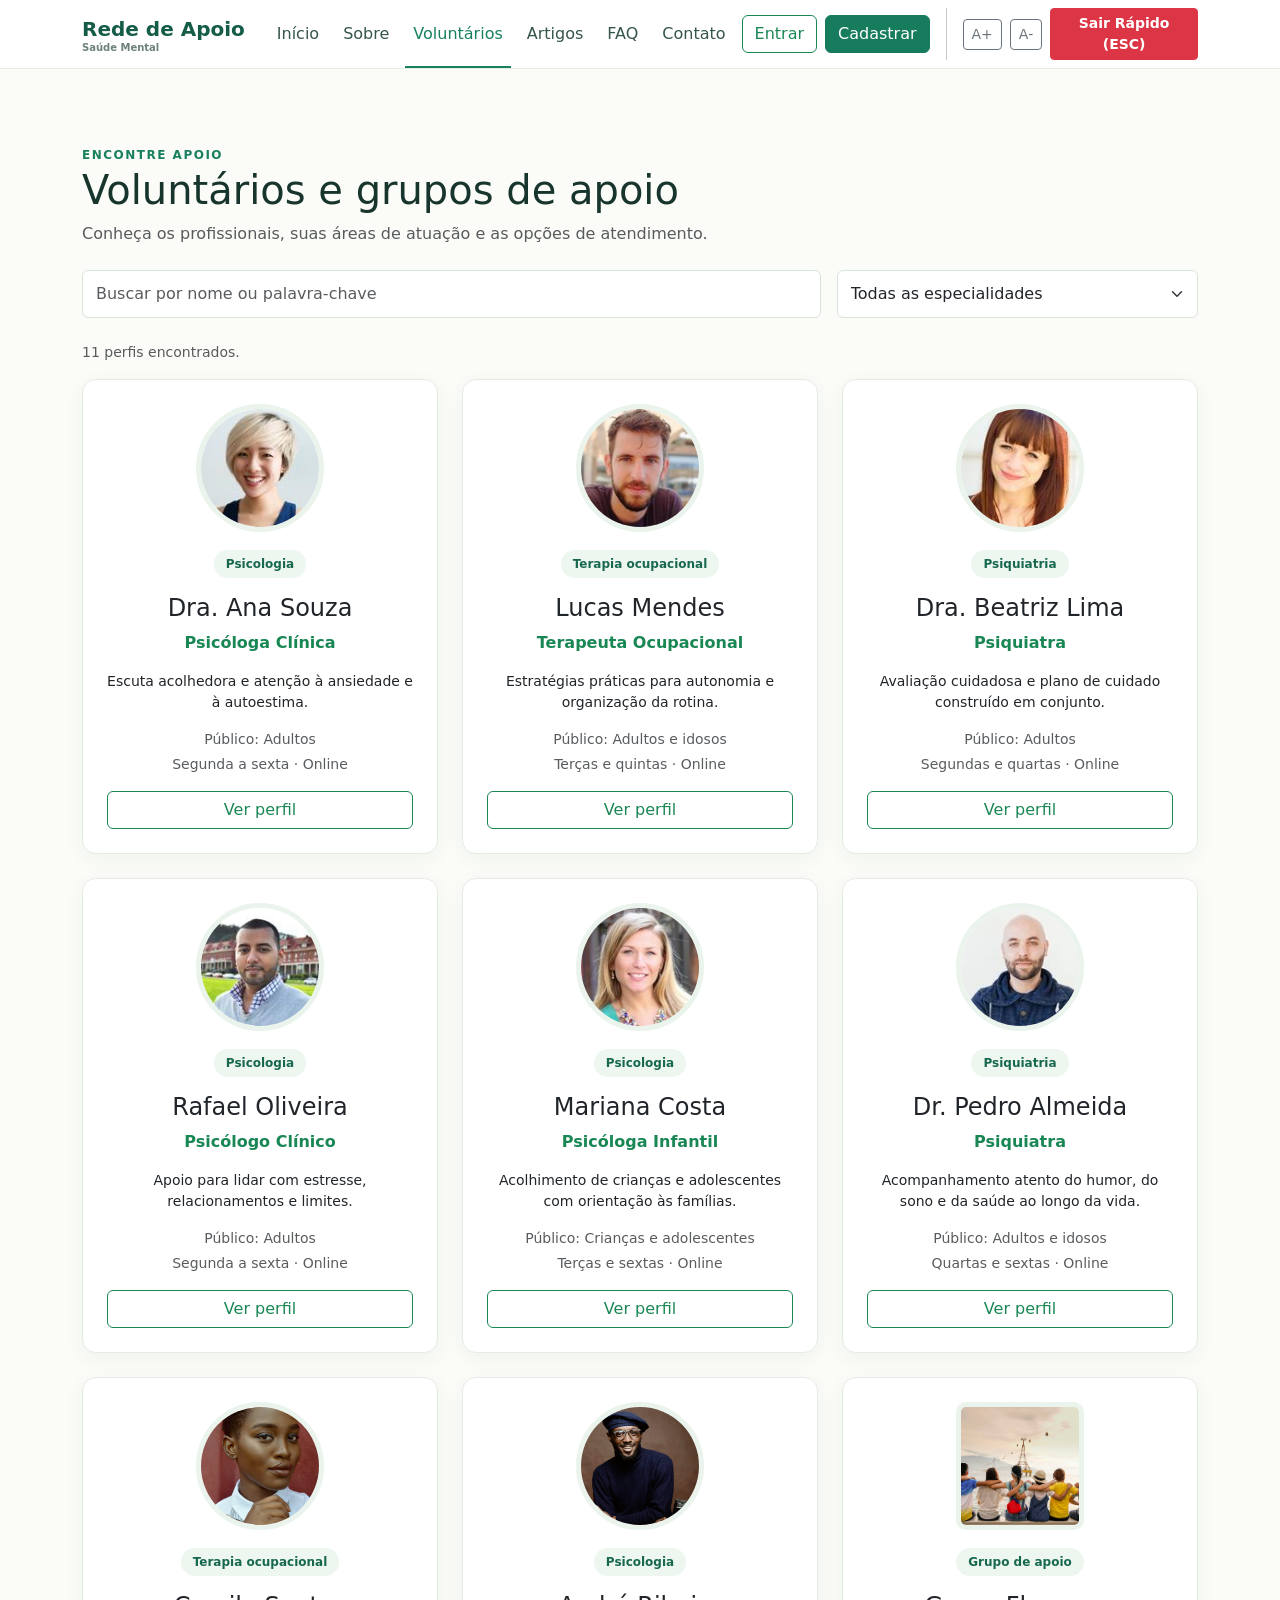
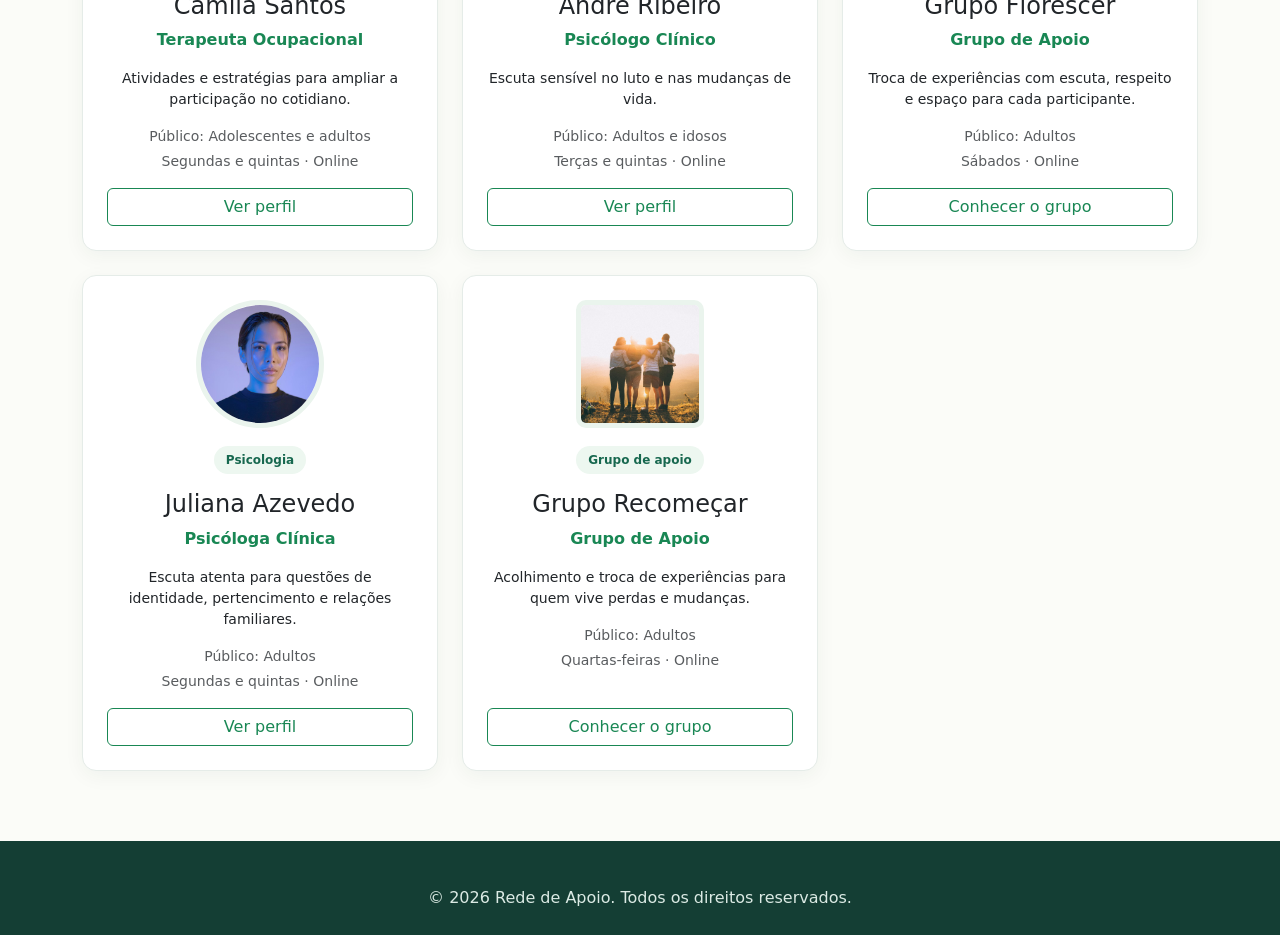
<file: 2 bimestre/TrabalhoDesenvolvimentoWeb (1)/web/voluntarios.html>
<!DOCTYPE html>
<html lang="pt-BR">
	<head>
		<meta charset="UTF-8">
		<meta name="viewport" content="width=device-width, initial-scale=1.0">
		<title>Voluntários | Rede de Apoio</title>
		<link href="https://cdn.jsdelivr.net/npm/bootstrap@5.3.3/dist/css/bootstrap.min.css" rel="stylesheet">
		<link rel="stylesheet" href="css/style.css">
		<script src="js/funcoes.js"></script>
	</head>
	<body>
		<nav class="navbar navbar-expand-lg fixed-top">
			<div class="container">
				<a class="navbar-brand fw-bold" href="index.html">
					Rede de Apoio
					<small>Saúde Mental</small>
				</a>
				<button class="navbar-toggler" data-bs-toggle="collapse" data-bs-target="#menu">
					<span class="navbar-toggler-icon"></span>
				</button>
				<div class="collapse navbar-collapse" id="menu">
					<ul class="navbar-nav ms-auto align-items-lg-center">
						<li><a class="nav-link" href="index.html">Início</a></li>
						<li><a class="nav-link" href="sobre.html">Sobre</a></li>
						<li><a class="nav-link active" href="voluntarios.html">Voluntários</a></li>
						<li><a class="nav-link" href="artigos.html">Artigos</a></li>
						<li><a class="nav-link" href="faq.html">FAQ</a></li>
						<li><a class="nav-link" href="contato.html">Contato</a></li>
						<li><a class="btn btn-outline-success ms-lg-2" href="login.html">Entrar</a></li>
						<li><a class="btn btn-success ms-lg-2" href="cadastro.html">Cadastrar</a></li>
					</ul>
					<div class="d-flex align-items-center gap-2 ms-lg-3 mt-3 mt-lg-0 border-start ps-lg-3 border-secondary-subtle">
						<button onclick="aumentarFonte()" class="btn btn-sm btn-outline-secondary" title="Aumentar Fonte">A+</button>
						<button onclick="diminuirFonte()" class="btn btn-sm btn-outline-secondary" title="Diminuir Fonte">A-</button>
						<button onclick="saidaRapida()" class="btn btn-sm btn-danger fw-bold">Sair Rápido (ESC)</button>
					</div>
				</div>
			</div>
		</nav>
		<main class="page">
			<div class="container">
				<div class="mb-4 fade-bottom">
					<span class="tag">ENCONTRE APOIO</span>
					<h1>Voluntários e grupos de apoio</h1>
					<p class="text-muted">Conheça os profissionais, suas áreas de atuação e as opções de atendimento.</p>
				</div>
				<div class="row g-3 mb-4 fade-left">
					<div class="col-md-8">
						<input id="busca" class="form-control" placeholder="Buscar por nome ou palavra-chave" oninput="filtrarVoluntarios()" aria-label="Buscar profissionais">
					</div>
					<div class="col-md-4">
						<select class="form-select" id="especialidade" aria-label="Filtrar por especialidade" onchange="filtrarVoluntarios()">
							<option value="">Todas as especialidades</option>
							<option value="Psicologia">Psicologia</option>
							<option value="Psiquiatria">Psiquiatria</option>
                            <option value="Terapia ocupacional">Terapia ocupacional</option>
							<option value="Grupo de Apoio">Grupo de apoio</option>
						</select>
					</div>
				</div>
				<p class="small text-muted" id="resultadoBusca" role="status" aria-live="polite">11 perfis encontrados.</p>
				<div class="row g-4 fade-up" id="lista">
					<div class="col-md-6 col-lg-4 volunteer" data-especialidade="Psicologia">
                        <div class="card professional-card h-100 text-center p-4">
                            <img src="img/profissionais/ana.jpg" class="professional-photo" width="128" height="128" alt="Foto ilustrativa do perfil de Dra. Ana Souza" loading="lazy">
                            <span class="professional-category">Psicologia</span>
                            <h2 class="h4 mt-3">Dra. Ana Souza</h2>
                            <p class="text-success fw-semibold">Psicóloga Clínica</p>
                            <p class="small professional-description">Escuta acolhedora e atenção à ansiedade e à autoestima.</p>
                            <p class="small text-muted mb-1">Público: Adultos</p>
                            <p class="small text-muted">Segunda a sexta · Online</p>
                            <a href="agendamento.html?prof=ana" class="btn btn-outline-success mt-auto" aria-label="Ver perfil de Dra. Ana Souza">Ver perfil</a>
                        </div>
                    </div>
					<div class="col-md-6 col-lg-4 volunteer" data-especialidade="Terapia ocupacional">
                        <div class="card professional-card h-100 text-center p-4">
                            <img src="img/profissionais/lucas.jpg" class="professional-photo" width="128" height="128" alt="Foto ilustrativa do perfil de Lucas Mendes" loading="lazy">
                            <span class="professional-category">Terapia ocupacional</span>
                            <h2 class="h4 mt-3">Lucas Mendes</h2>
                            <p class="text-success fw-semibold">Terapeuta Ocupacional</p>
                            <p class="small professional-description">Estratégias práticas para autonomia e organização da rotina.</p>
                            <p class="small text-muted mb-1">Público: Adultos e idosos</p>
                            <p class="small text-muted">Terças e quintas · Online</p>
                            <a href="agendamento.html?prof=lucas" class="btn btn-outline-success mt-auto" aria-label="Ver perfil de Lucas Mendes">Ver perfil</a>
                        </div>
                    </div>
					<div class="col-md-6 col-lg-4 volunteer" data-especialidade="Psiquiatria">
                        <div class="card professional-card h-100 text-center p-4">
                            <img src="img/profissionais/beatriz.jpg" class="professional-photo" width="128" height="128" alt="Foto ilustrativa do perfil de Dra. Beatriz Lima" loading="lazy">
                            <span class="professional-category">Psiquiatria</span>
                            <h2 class="h4 mt-3">Dra. Beatriz Lima</h2>
                            <p class="text-success fw-semibold">Psiquiatra</p>
                            <p class="small professional-description">Avaliação cuidadosa e plano de cuidado construído em conjunto.</p>
                            <p class="small text-muted mb-1">Público: Adultos</p>
                            <p class="small text-muted">Segundas e quartas · Online</p>
                            <a href="agendamento.html?prof=beatriz" class="btn btn-outline-success mt-auto" aria-label="Ver perfil de Dra. Beatriz Lima">Ver perfil</a>
                        </div>
                    </div>
					<div class="col-md-6 col-lg-4 volunteer" data-especialidade="Psicologia">
                        <div class="card professional-card h-100 text-center p-4">
                            <img src="img/profissionais/rafael.jpg" class="professional-photo" width="128" height="128" alt="Foto ilustrativa do perfil de Rafael Oliveira" loading="lazy">
                            <span class="professional-category">Psicologia</span>
                            <h2 class="h4 mt-3">Rafael Oliveira</h2>
                            <p class="text-success fw-semibold">Psicólogo Clínico</p>
                            <p class="small professional-description">Apoio para lidar com estresse, relacionamentos e limites.</p>
                            <p class="small text-muted mb-1">Público: Adultos</p>
                            <p class="small text-muted">Segunda a sexta · Online</p>
                            <a href="agendamento.html?prof=rafael" class="btn btn-outline-success mt-auto" aria-label="Ver perfil de Rafael Oliveira">Ver perfil</a>
                        </div>
                    </div>
					<div class="col-md-6 col-lg-4 volunteer" data-especialidade="Psicologia">
                        <div class="card professional-card h-100 text-center p-4">
                            <img src="img/profissionais/mariana.jpg" class="professional-photo" width="128" height="128" alt="Foto ilustrativa do perfil de Mariana Costa" loading="lazy">
                            <span class="professional-category">Psicologia</span>
                            <h2 class="h4 mt-3">Mariana Costa</h2>
                            <p class="text-success fw-semibold">Psicóloga Infantil</p>
                            <p class="small professional-description">Acolhimento de crianças e adolescentes com orientação às famílias.</p>
                            <p class="small text-muted mb-1">Público: Crianças e adolescentes</p>
                            <p class="small text-muted">Terças e sextas · Online</p>
                            <a href="agendamento.html?prof=mariana" class="btn btn-outline-success mt-auto" aria-label="Ver perfil de Mariana Costa">Ver perfil</a>
                        </div>
                    </div>
					<div class="col-md-6 col-lg-4 volunteer" data-especialidade="Psiquiatria">
                        <div class="card professional-card h-100 text-center p-4">
                            <img src="img/profissionais/pedro.jpg" class="professional-photo" width="128" height="128" alt="Foto ilustrativa do perfil de Dr. Pedro Almeida" loading="lazy">
                            <span class="professional-category">Psiquiatria</span>
                            <h2 class="h4 mt-3">Dr. Pedro Almeida</h2>
                            <p class="text-success fw-semibold">Psiquiatra</p>
                            <p class="small professional-description">Acompanhamento atento do humor, do sono e da saúde ao longo da vida.</p>
                            <p class="small text-muted mb-1">Público: Adultos e idosos</p>
                            <p class="small text-muted">Quartas e sextas · Online</p>
                            <a href="agendamento.html?prof=pedro" class="btn btn-outline-success mt-auto" aria-label="Ver perfil de Dr. Pedro Almeida">Ver perfil</a>
                        </div>
                    </div>
					<div class="col-md-6 col-lg-4 volunteer" data-especialidade="Terapia ocupacional">
                        <div class="card professional-card h-100 text-center p-4">
                            <img src="img/profissionais/camila.jpg" class="professional-photo" width="128" height="128" alt="Foto ilustrativa do perfil de Camila Santos" loading="lazy">
                            <span class="professional-category">Terapia ocupacional</span>
                            <h2 class="h4 mt-3">Camila Santos</h2>
                            <p class="text-success fw-semibold">Terapeuta Ocupacional</p>
                            <p class="small professional-description">Atividades e estratégias para ampliar a participação no cotidiano.</p>
                            <p class="small text-muted mb-1">Público: Adolescentes e adultos</p>
                            <p class="small text-muted">Segundas e quintas · Online</p>
                            <a href="agendamento.html?prof=camila" class="btn btn-outline-success mt-auto" aria-label="Ver perfil de Camila Santos">Ver perfil</a>
                        </div>
                    </div>
					<div class="col-md-6 col-lg-4 volunteer" data-especialidade="Psicologia">
                        <div class="card professional-card h-100 text-center p-4">
                            <img src="img/profissionais/andre.jpg" class="professional-photo" width="128" height="128" alt="Foto ilustrativa do perfil de André Ribeiro" loading="lazy">
                            <span class="professional-category">Psicologia</span>
                            <h2 class="h4 mt-3">André Ribeiro</h2>
                            <p class="text-success fw-semibold">Psicólogo Clínico</p>
                            <p class="small professional-description">Escuta sensível no luto e nas mudanças de vida.</p>
                            <p class="small text-muted mb-1">Público: Adultos e idosos</p>
                            <p class="small text-muted">Terças e quintas · Online</p>
                            <a href="agendamento.html?prof=andre" class="btn btn-outline-success mt-auto" aria-label="Ver perfil de André Ribeiro">Ver perfil</a>
                        </div>
                    </div>
					<div class="col-md-6 col-lg-4 volunteer" data-especialidade="Grupo de apoio">
                        <div class="card professional-card h-100 text-center p-4">
                            <img src="img/profissionais/grupo.jpg" class="professional-photo group-photo" width="128" height="128" alt="Pessoas reunidas, ilustrando um grupo de apoio" loading="lazy">
                            <span class="professional-category">Grupo de apoio</span>
                            <h2 class="h4 mt-3">Grupo Florescer</h2>
                            <p class="text-success fw-semibold">Grupo de Apoio</p>
                            <p class="small professional-description">Troca de experiências com escuta, respeito e espaço para cada participante.</p>
                            <p class="small text-muted mb-1">Público: Adultos</p>
                            <p class="small text-muted">Sábados · Online</p>
                            <a href="agendamento.html?prof=grupo" class="btn btn-outline-success mt-auto" aria-label="Ver perfil de Grupo Florescer">Conhecer o grupo</a>
                        </div>
                    </div>
				                    <div class="col-md-6 col-lg-4 volunteer" data-especialidade="Psicologia">
                        <div class="card professional-card h-100 text-center p-4">
                            <img src="img/profissionais/juliana.jpg" class="professional-photo" width="128" height="128" alt="Retrato do perfil de Juliana Azevedo" loading="lazy">
                            <span class="professional-category">Psicologia</span>
                            <h2 class="h4 mt-3">Juliana Azevedo</h2>
                            <p class="text-success fw-semibold">Psicóloga Clínica</p>
                            <p class="small professional-description">Escuta atenta para questões de identidade, pertencimento e relações familiares.</p>
                            <p class="small text-muted mb-1">Público: Adultos</p>
                            <p class="small text-muted">Segundas e quintas · Online</p>
                            <a href="agendamento.html?prof=juliana" class="btn btn-outline-success mt-auto" aria-label="Ver perfil de Juliana Azevedo">Ver perfil</a>
                        </div>
                    </div>
                    <div class="col-md-6 col-lg-4 volunteer" data-especialidade="Grupo de apoio">
                        <div class="card professional-card h-100 text-center p-4">
                            <img src="img/profissionais/recomecar.jpg" class="professional-photo group-photo" width="128" height="128" alt="Pessoas reunidas em grupo" loading="lazy">
                            <span class="professional-category">Grupo de apoio</span>
                            <h2 class="h4 mt-3">Grupo Recomeçar</h2>
                            <p class="text-success fw-semibold">Grupo de Apoio</p>
                            <p class="small professional-description">Acolhimento e troca de experiências para quem vive perdas e mudanças.</p>
                            <p class="small text-muted mb-1">Público: Adultos</p>
                            <p class="small text-muted">Quartas-feiras · Online</p>
                            <a href="agendamento.html?prof=recomecar" class="btn btn-outline-success mt-auto" aria-label="Ver perfil de Grupo Recomeçar">Conhecer o grupo</a>
                        </div>
                    </div>
                </div>
                <p id="semResultados" class="alert alert-light border mt-4" hidden>Nenhum perfil encontrado. Tente outro nome ou especialidade.</p>
			</div>
		</main>
		<footer class="alt-footer">
			<div class="container text-center">
				<p class="mb-0">© 2026 Rede de Apoio. Todos os direitos reservados.</p>
			</div>
		</footer>
		<script src="https://cdn.jsdelivr.net/npm/bootstrap@5.3.3/dist/js/bootstrap.bundle.min.js"></script>
	</body>
</html>
</file>
<file: Portfolio/style.css>
* {
    font-family: Arial, Helvetica, sans-serif;
    font-size: medium;
    box-sizing: border-box; /* Nao deixa criar barra de rolamento horizontal */
}
body {
    margin: 0;
}
header {
    position: fixed;
    top: 0;
    left: 0;
    z-index: 1000;
    display: flex;
    width: 100%;
    justify-content: space-between;
    align-items: center;
    background-color: rgb(26, 100, 4);
    padding: 20px;
    font-size: large;
    color: aliceblue;
}
header div {
    background-color: transparent;
}
.menu {
    display: flex;
    gap: 45px;
    flex-wrap: wrap;
}
.menu a {
    color: aliceblue;
    text-decoration: None;
    background-color: transparent;
}
a {
    color: lightgreen;
    text-decoration: underline;
    background-color: transparent;
}
.divpai {
    background-color: beige;
    width: 100%;
    height: 100%;
}
.lgrande {
    font-size: 100px;
}
.subtitulo {
    font-size: 70px;
}
.divmain {
    background-image: 
        linear-gradient(to bottom, rgba(0, 0, 0, 0) 60%, #060b13 100%), 
        url(imagens/backgroundmain.png);
    background-size: cover;       
    background-position: center; 
    background-repeat: no-repeat; 
    align-items: center;
    justify-content: center;
    text-align: center;
    display: flex; 
    flex-direction: column;
    color: aliceblue;
    height: 1000px;
    width: 100%;
    scroll-margin-top: 50px;
}
.divsobre {
    background-image: 
        linear-gradient(to bottom, #060b13 0%, rgba(0, 0, 0, 0) 20%, rgba(0, 0, 0, 0) 80%, #060b13 100%), 
        url(imagens/backgroundsobre.png);
    background-size: cover;       
    background-position: center; 
    background-repeat: no-repeat; 
    align-items: baseline;
    display: flex;
    flex-direction: column;
    text-align: justify;
    color: aliceblue;
    height: fit-content;
    width: 100%;
    scroll-margin-top: 50px;
}

.divskills {
    background-image: 
        linear-gradient(to bottom, #060b13 0%, rgba(0, 0, 0, 0) 20%, rgba(0, 0, 0, 0) 80%, #060b13 100%), 
        url(imagens/backgroundskills.png);
    background-size: cover;       
    background-position: center; 
    background-repeat: no-repeat; 
    align-items: baseline;
    display: flex;
    flex-direction: column;
    text-align: justify;
    color: aliceblue;
    height: fit-content;
    width: 100%;
    scroll-margin-top: 50px;
}

.divexperiencia {
    background-image: 
        linear-gradient(to bottom, #060b13 0%, rgba(0, 0, 0, 0) 20%, rgba(0, 0, 0, 0) 80%, #060b13 100%), 
        url(imagens/backgroundexp.png);
    background-size: cover;       
    background-position: center; 
    background-repeat: no-repeat; 
    align-items: baseline;
    display: flex;
    flex-direction: column;
    text-align: justify;
    color: aliceblue;
    height: fit-content;
    width: 100%;
    scroll-margin-top: 50px;
}
.divport {
    background-image: 
        linear-gradient(to bottom, #060b13 0%, rgba(0, 0, 0, 0) 20%, rgba(0, 0, 0, 0) 80%, #060b13 100%), 
        url(imagens/backgroundport.jpg);
    background-size: cover;       
    background-position: center; 
    background-repeat: no-repeat; 
    align-items: baseline;
    display: flex;
    flex-direction: column;
    text-align: justify;
    color: aliceblue;
    height: fit-content;
    width: 100%;
    scroll-margin-top: 50px;
}
.image-column {
    display: flex;
    gap: 16px;
    flex-direction: column;
}
.image-column img {
    width: 100%;
    max-width: 700px;
    height: auto;
    object-fit: cover;
    border-radius: 8px;
}
.image-row {
    display: flex;
    justify-content: center;
    align-items: center;
    gap: 30px; 
    margin-top: 25px;
    flex-wrap: wrap;
}
.image-row img {
    width: 50px;             
    height: 50px;             
    object-fit: contain;      
}


@media (max-width: 768px) {
    .lgrande {
        font-size: 48px;
    }
    .subtitulo {
        font-size: 34px;
    }
    .menu {
        gap: 20px;
    }
    header {
        flex-direction: column;
        align-items: flex-start;
        gap: 15px;
    }
}

@media (max-width: 480px) {
    .lgrande {
        font-size: 32px;
    }
    .subtitulo {
        font-size: 24px;
    }
}
</file>
<file: 2 bimestre/TrabalhoDesenvolvimentoWeb (1)/web/css/style.css>
html {
    scroll-behavior: smooth;
}

a {
    text-decoration: none;
}

body {
    padding-top: 72px;
    background: #fbfcf8;
    color: #18352d;
    display: flex;
    flex-direction: column;
    min-height: 100vh;
}

.navbar {
    background: rgba(255, 255, 255, .97);
    border-bottom: 1px solid #e4ece7;
}

.navbar-brand {
    color: #145c48;
}

.navbar-brand small {
    display: block;
    font-size: 10px;
    color: #6c8179;
    margin-left: 0;
    margin-top: -4px;
}

.nav-link {
    color: #36554c;
    margin-left: 8px;
    position: relative;
}

.nav-link::before {
    position: absolute;
    content: "";
    width: 0%;
    height: 2px;
    background-color: #16805f;
    bottom: -35%;
    left: 0;
    transition: 0.3s ease;
}

.nav-link:hover::before {
    width: 100%;
}

.nav-link.active::before {
    width: 100%;
}

.nav-link:hover,
.nav-link.active {
    color: #16805f !important;
}

.hero {
    min-height: 610px;
    display: flex;
    align-items: center;
    background: linear-gradient(120deg, #f9fbf5, #eaf4ed);
    padding: 70px 0;
}

.tag {
    color: #19805f;
    font-size: 12px;
    font-weight: 700;
    letter-spacing: 1.5px;
}

.hero h1 {
    font-size: clamp(2.5rem, 6vw, 4.5rem);
    line-height: 1.05;
    margin: 18px 0;
    font-weight: 800;
}

.hero h1 span {
    color: #16805f;
}

.hero p {
    color: #61746c;
    max-width: 600px;
}

.btn-success {
    background: #167c5d;
    border-color: #167c5d;
}

.btn-success:hover {
    background: #0f624a;
    border-color: #0f624a;
}

.hero-photo {
    display: block;
    width: 100%;
    height: 360px;
    object-fit: cover;
    border-radius: 10px;
}

.benefits {
    background: white;
    border-bottom: 1px solid #e8eee9;
}

.benefits strong {
    color: #238466;
    font-size: 28px;
}

.benefits p {
    margin: 5px 0 0;
}

.benefits small {
    color: #71837c;
}

.section-title {
    font-weight: 800;
    margin-top: 10px;
}

.support-card,
.card {
    border: 1px solid #e5ece8;
    border-radius: 14px;
    box-shadow: 0 5px 20px rgba(25, 60, 48, .05);
    background: white;
    transition: 0.5s ease;
}

.support-card:hover {
    transform: scale(1.05);
    border: 1px solid #167c5d;
}

.number {
    width: 42px;
    height: 42px;
    display: flex;
    align-items: center;
    justify-content: center;
    border-radius: 50%;
    background: #dff0e6;
    color: #167c5d;
    font-weight: bold;
    margin: 0 auto 20px;
}

.callout {
    background: #21866a;
    color: white;
}

.callout p {
    opacity: .9;
}

.page {
    flex: 1;
    padding: 70px 0;
}

footer {
    background: #143e34;
    color: #dbeae4;
    padding: 45px 0 25px;
}

footer h5 {
    color: white;
}

footer a {
    display: block;
    color: #c6ddd5;
    text-decoration: none;
    margin-bottom: 7px;
}

footer a:hover {
    color: white;
}

.login-card {
    overflow: hidden;
}

.account-option {
    display: block;
    text-decoration: none;
    color: #23463c;
    border: 1px solid #e2ebe6;
    border-radius: 10px;
    padding: 18px;
    margin: 12px 0;
}

.account-option:hover {
    border-color: #16805f;
    background: #f3f9f5;
}

.account-option strong,
.account-option small {
    display: block;
}

.account-option small {
    color: #71837c;
    margin-top: 4px;
}

.avatar {
    width: 88px;
    height: 88px;
    margin: 0 auto 15px;
    display: flex;
    align-items: center;
    justify-content: center;
    border-radius: 50%;
    background: #d8ece1;
    color: #17684f;
    font-weight: 700;
    font-size: 24px;
}

.article-image {
    display: block;
    width: 100%;
    height: 210px;
    object-fit: cover;
}

.article-card a {
    color: #167c5d;
    text-decoration: none;
    font-weight: 600;
}

.emergency {
    background: #f2f8f3;
    gap: 8px;
}

.emergency a {
    color: #212529;
    transition: 0.1s ease;
}

.emergency a:hover {
    color: #16805f;
}

.accordion-item {
    border: 1px solid #e3ebe6;
    margin-bottom: 10px;
    border-radius: 10px !important;
    overflow: hidden;
}

.accordion-button {
    color: #18352d;
    font-weight: 600;
}

.accordion-button:not(.collapsed) {
    background: #edf7f0;
    color: #167c5d;
    box-shadow: none;
}

.form-control,
.form-select {
    border-color: #d9e4de;
    padding: 11px 13px;
}

.form-control:focus,
.form-select:focus {
    border-color: #68a98e;
    box-shadow: 0 0 0 .2rem rgba(22, 124, 93, .1);
}

.horario.active {
    background: #167c5d;
    color: white;
}

@media(max-width:768px) {
    body {
        padding-top: 65px;
    }

    .hero {
        min-height: auto;
        padding: 60px 0;
    }

.person {
        transform: scale(.8);
        transform-origin: bottom;
    }

    .navbar-nav {
        padding-bottom: 10px;
    }
}

@keyframes fade-up {
    from {
        transform: translatey(50%);
        opacity: 0;
    }

    to {
        transform: translate(0);
        opacity: 1;
    }
}

@keyframes fade-bottom {
    from {
        transform: translatey(-50%);
        opacity: 0;
    }

    to {
        transform: translate(0);
        opacity: 1;
    }
}

@keyframes fade-left {
    from {
        transform: translatex(-50%);
        opacity: 0;
    }

    to {
        transform: translate(0);
        opacity: 1;
    }
}

@keyframes fade-right {
    from {
        transform: translatex(50%);
        opacity: 0;
    }

    to {
        transform: translate(0);
        opacity: 1;
    }
}

@keyframes fade-in {
    from {
        opacity: 0;
    }

    to {
        opacity: 1;
    }
}

.fade-up {
    animation: fade-up 1.5s ease;
}

.fade-bottom {
    animation: fade-bottom 1.5s ease;
}

.fade-left {
    animation: fade-left 1.5s ease;
}

.fade-right {
    animation: fade-right 1.5s ease;
}

.fade-in {
    animation: fade-in 3s ease;
}
/* Fotos e cartões dos perfis de demonstração. */
.professional-photo {
    display: block;
    width: 128px;
    height: 128px;
    object-fit: cover;
    border-radius: 50%;
    border: 5px solid #eaf4ed;
    margin: 0 auto 18px;
}

.professional-category {
    align-self: center;
    padding: 5px 12px;
    border-radius: 20px;
    background: #edf7f0;
    color: #17684f;
    font-size: 12px;
    font-weight: 600;
}

.professional-card:hover {
    border-color: #68a98e;
    box-shadow: 0 10px 28px rgba(22, 124, 93, .12);
}

.article-card .card-body {
    display: flex;
    flex-direction: column;
    align-items: flex-start;
    gap: 12px;
}

.article-card .card-body a {
    margin-top: auto;
}

.article-card .article-image {
    border-radius: 14px 14px 0 0;
}

.group-photo {
    border-radius: 10px;
}

.faq-cadastro {
    scroll-margin-top: 110px;
}

.ajuda-cadastro-paciente a {
    color: #145c48;
    text-decoration: underline;
}

/* Estrutura adaptada do exemplo Checkout do Bootstrap. */
.cadastro-checkout > .container {
    max-width: 1140px;
}

.cadastro-checkout .list-group-item {
    border-color: #e5ece8;
    background-color: #fff;
}
</file>
<file: estilo.css>
.fundo {
    display: flex;
    flex-direction: column;    /* Empilha o h3 e o p um em cima do outro */
    align-items: center;       /* Centraliza o texto na horizontal */
    justify-content: center;   /* Centraliza o texto na vertical */
    
    background-color: lightblue;
    padding: 20px;
    width: 300px;              
    margin: 20px auto;         /* Centraliza a caixa .fundo na página */
    border-radius: 8px;
    text-align: center;
}
body {
    display: flex;
    flex-direction: column; /* Força Header, Layout e Footer a ficarem um embaixo do outro */
    width: 900px;           /* Controla a largura total para não espalhar na tela */
    margin: 20px auto;      /* Centraliza o site na tela */
    gap: 10px;              /* Espaço entre Header, Layout e Footer */
}

.info{
    flex-direction: column;
    align-items: center;
    width: fit-content;
    background-color: cadetblue;
    
}

.bold{
    font-weight: bold;
}

* {
    box-sizing: border-box;
    margin: 0;
    padding: 0;
    font-family: Arial, sans-serif;
}
header, nav, article, section, aside, footer {
    display: flex;
    justify-content: center;
    align-items: center;
    padding: 15px;
    border-radius: 4px;
}

header {
    background-color: red;
    flex-direction: column;
    width: 900px;
    margin: 0 auto;
    gap: 10px;
    color: white;
}

nav {
    background-color: pink;
    width: 100%; /* Ocupa a largura total do header */
    color: black;
}

/* Layout central: Coloca Article e Aside em linha */
.layout-principal {
    display: flex;
    gap: 5px;
}

article {
    background-color: green;
    flex-direction: column;
    width: 300px;
    margin: 0 auto;
    
    gap: 10px;
    color: white;
}

section {
    background-color: lightgreen;
    width: 100%; 
    color: black;
}

aside {
    background-color: lightsalmon;
    width: 300px;
    margin: 0 auto;    

    color: black;
}

footer {
    background-color: blue;
    width: 900px;
    margin: 0 auto;
    color: white;
}
</file>
